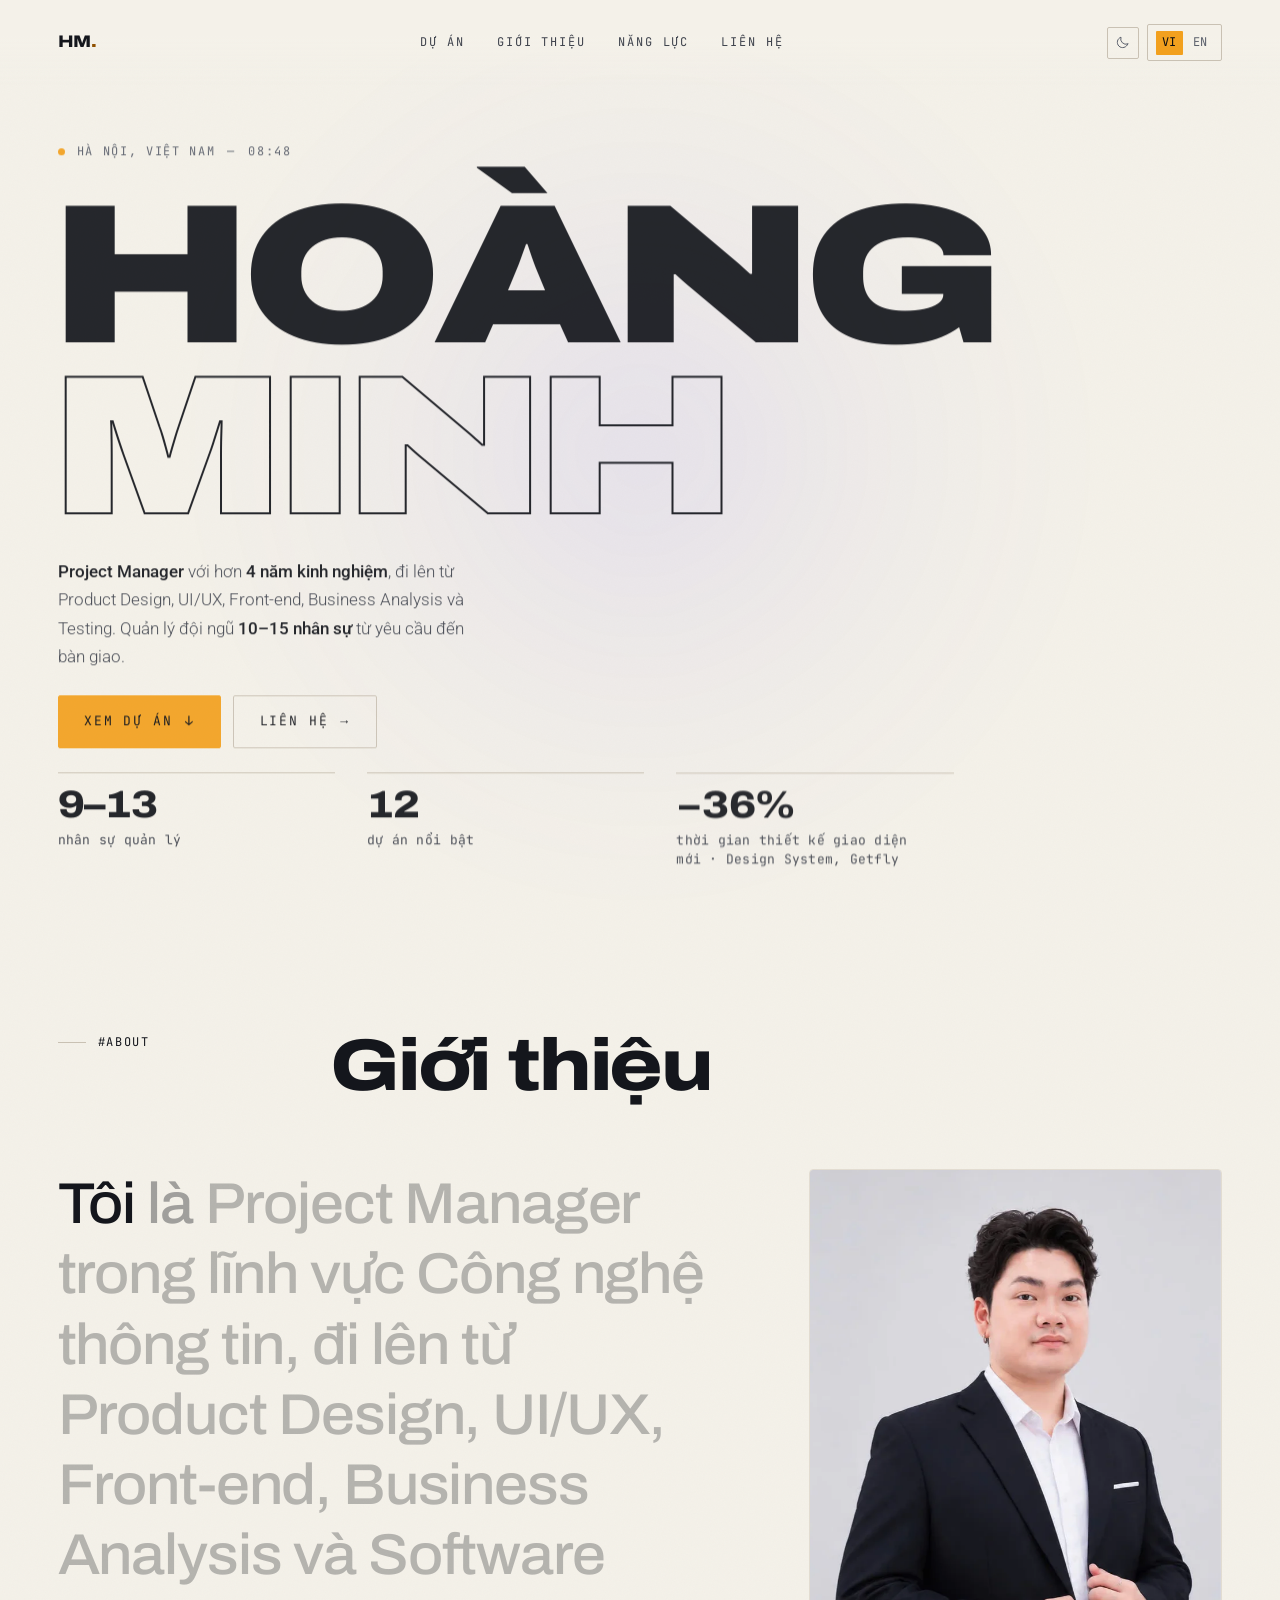
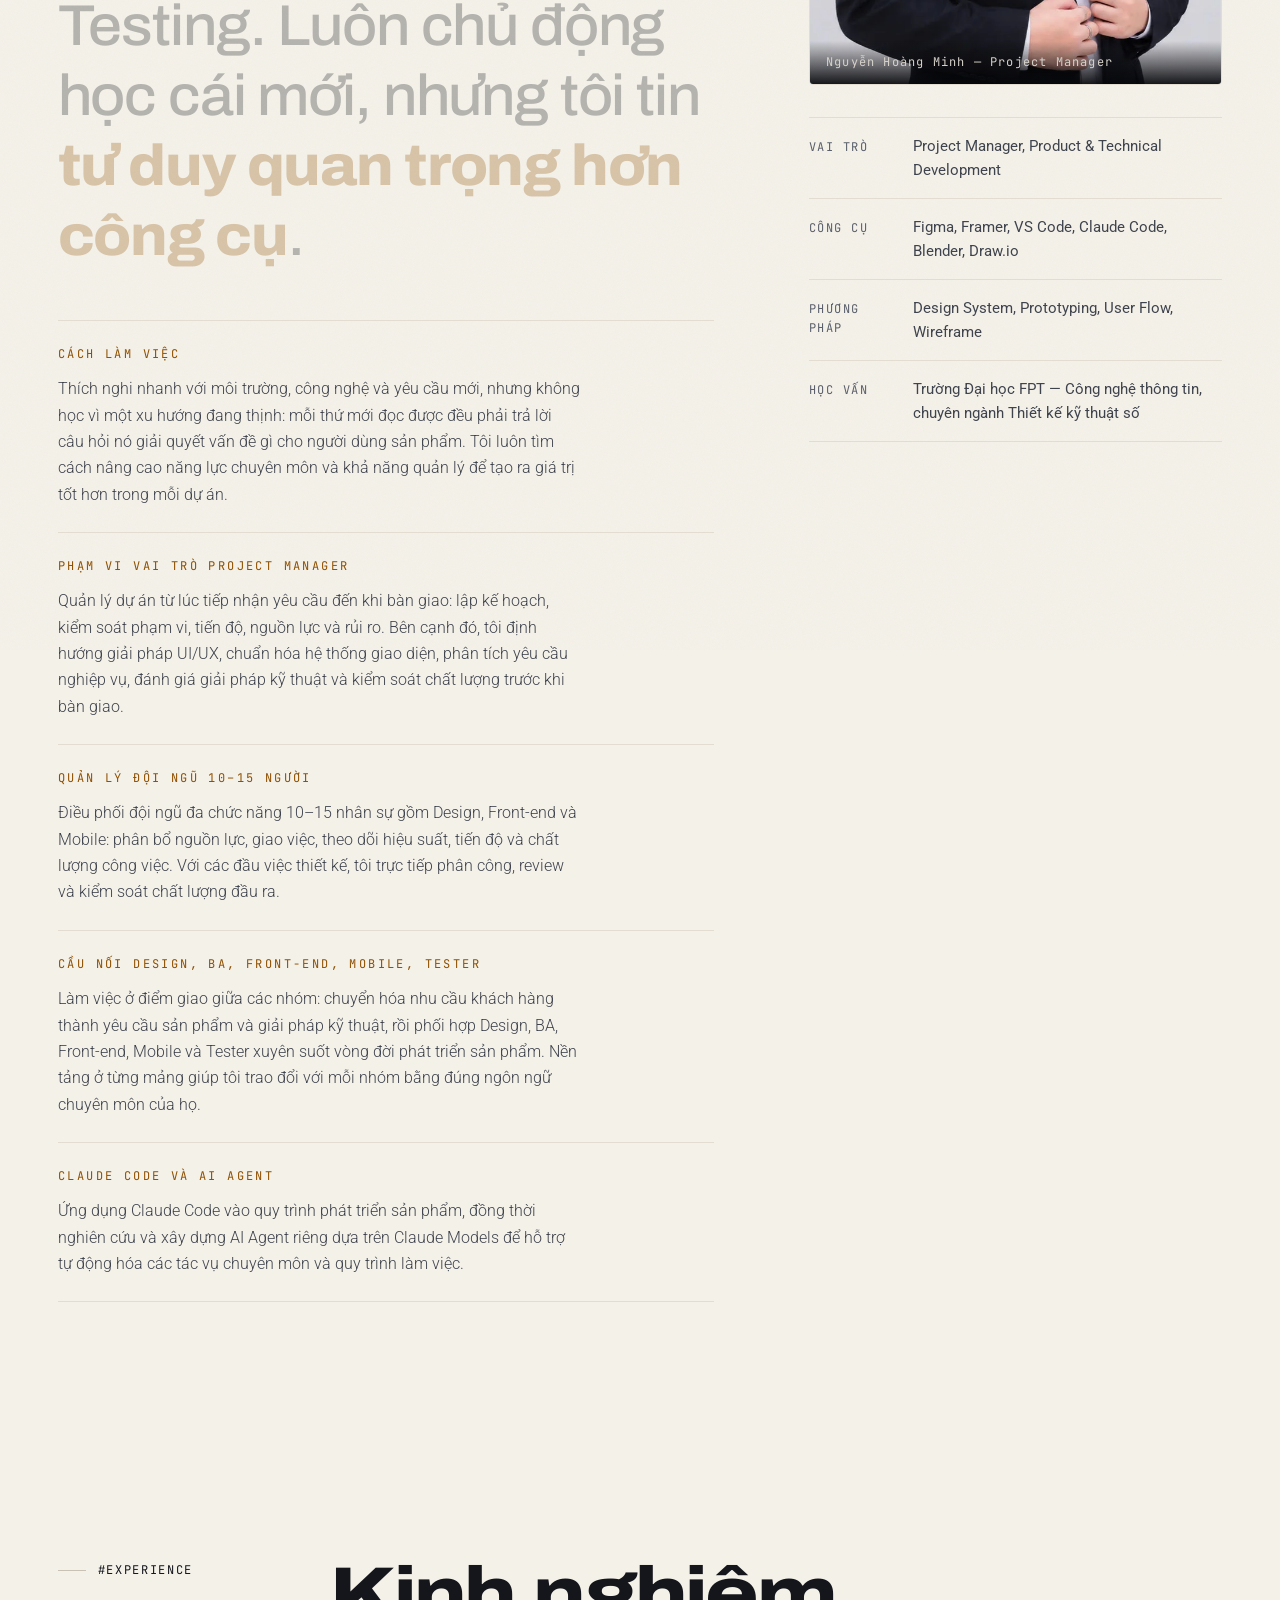
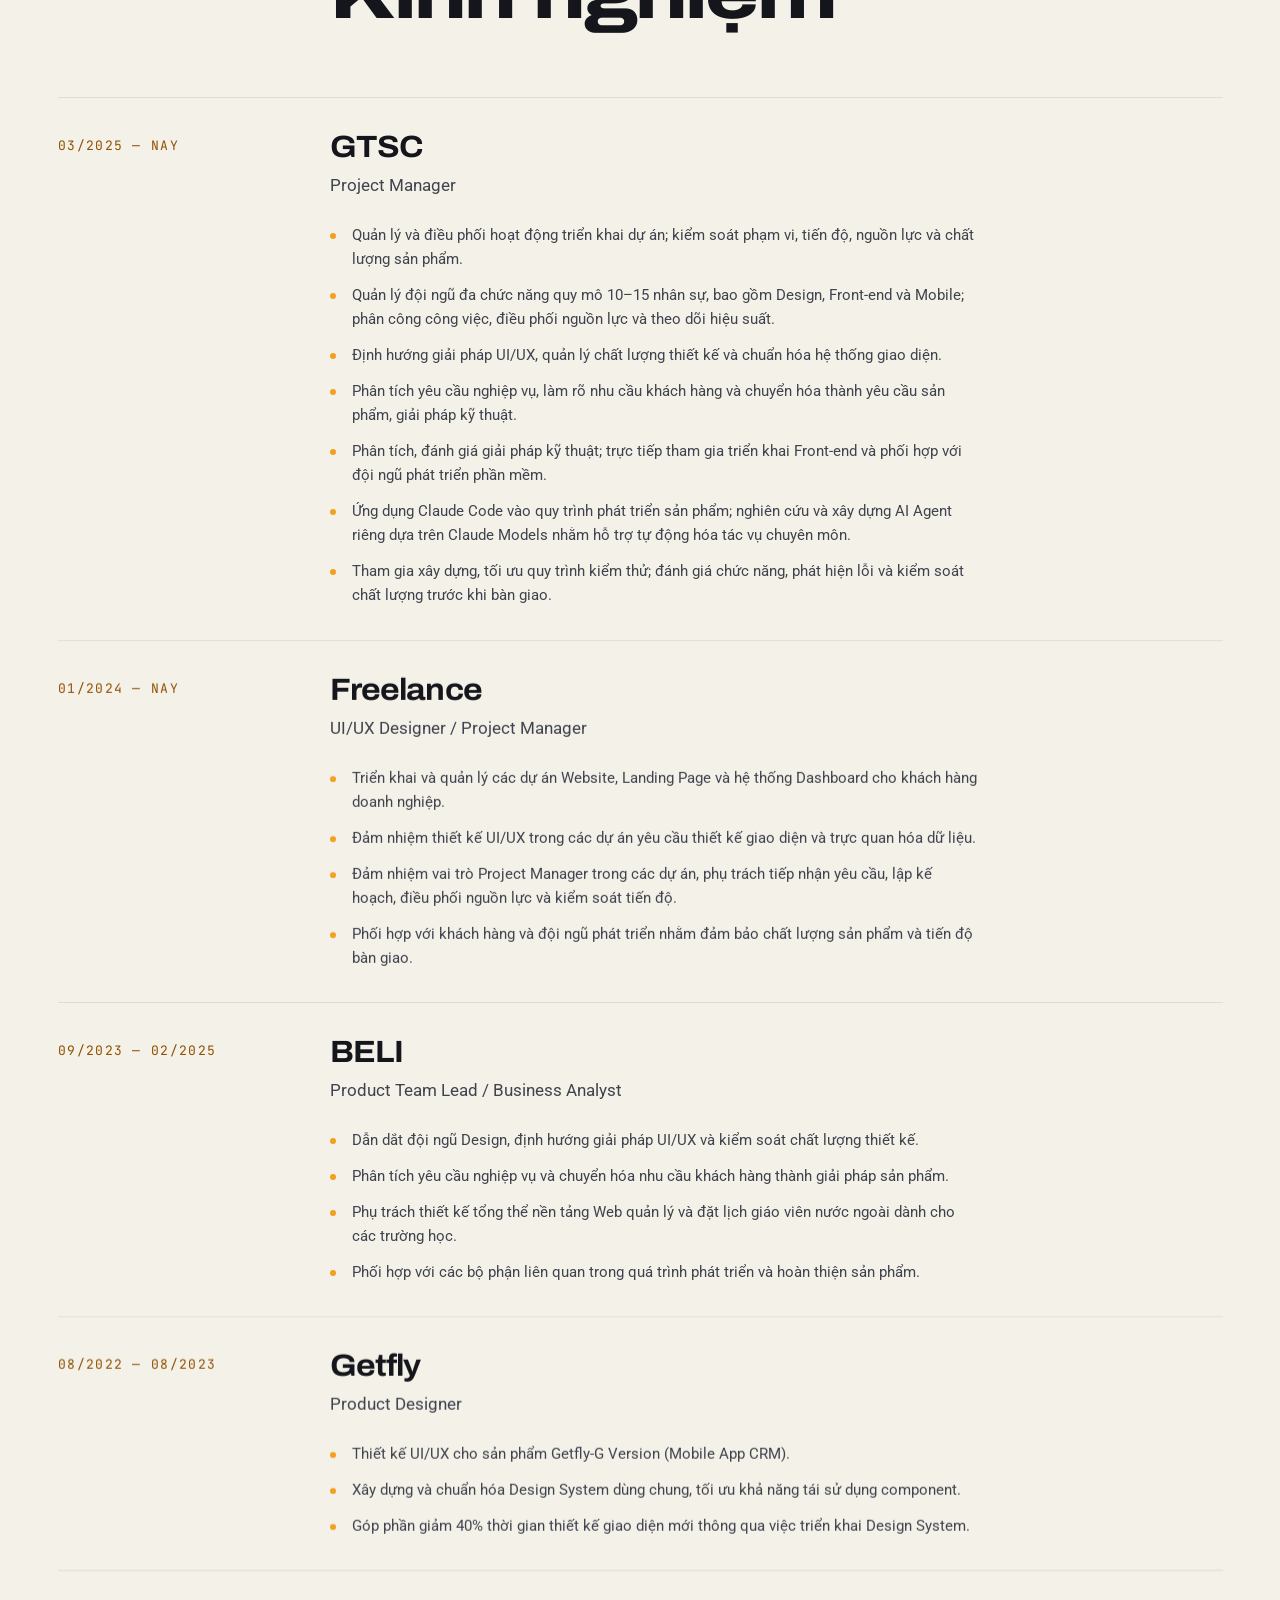
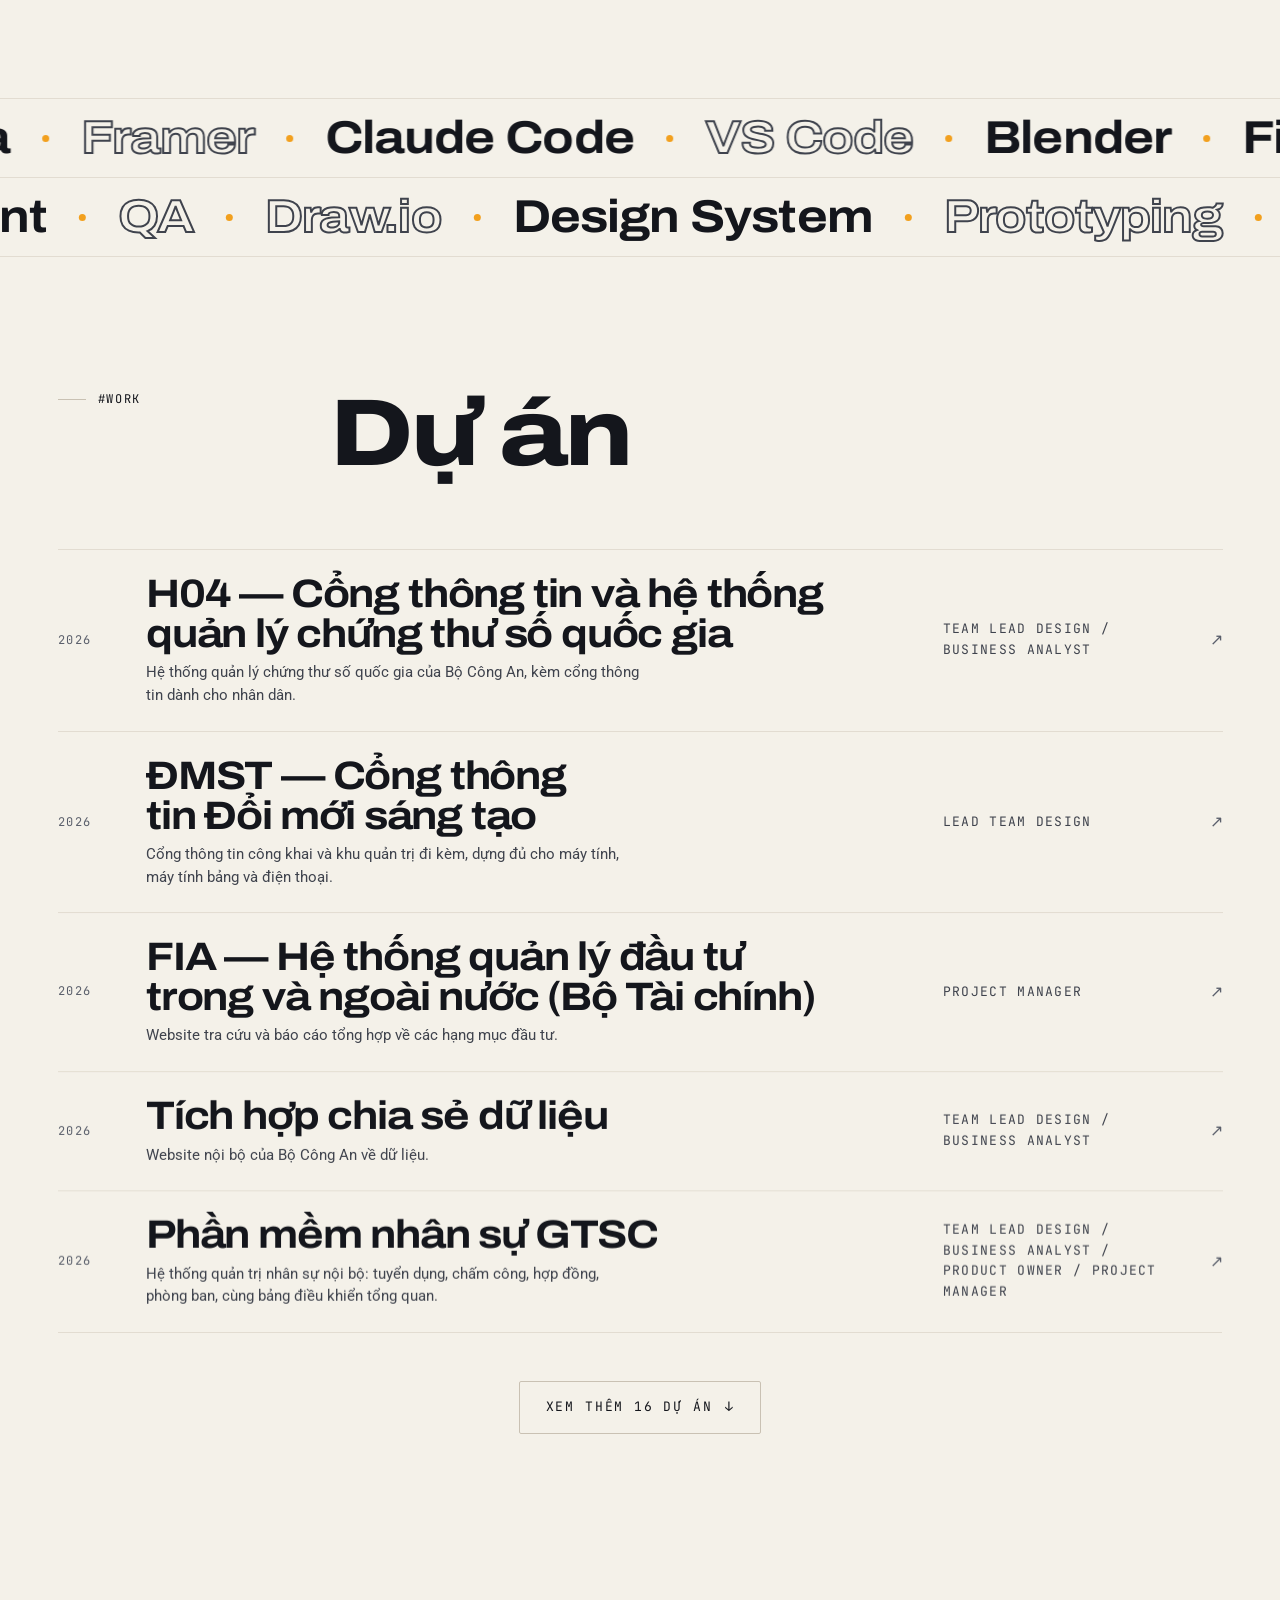
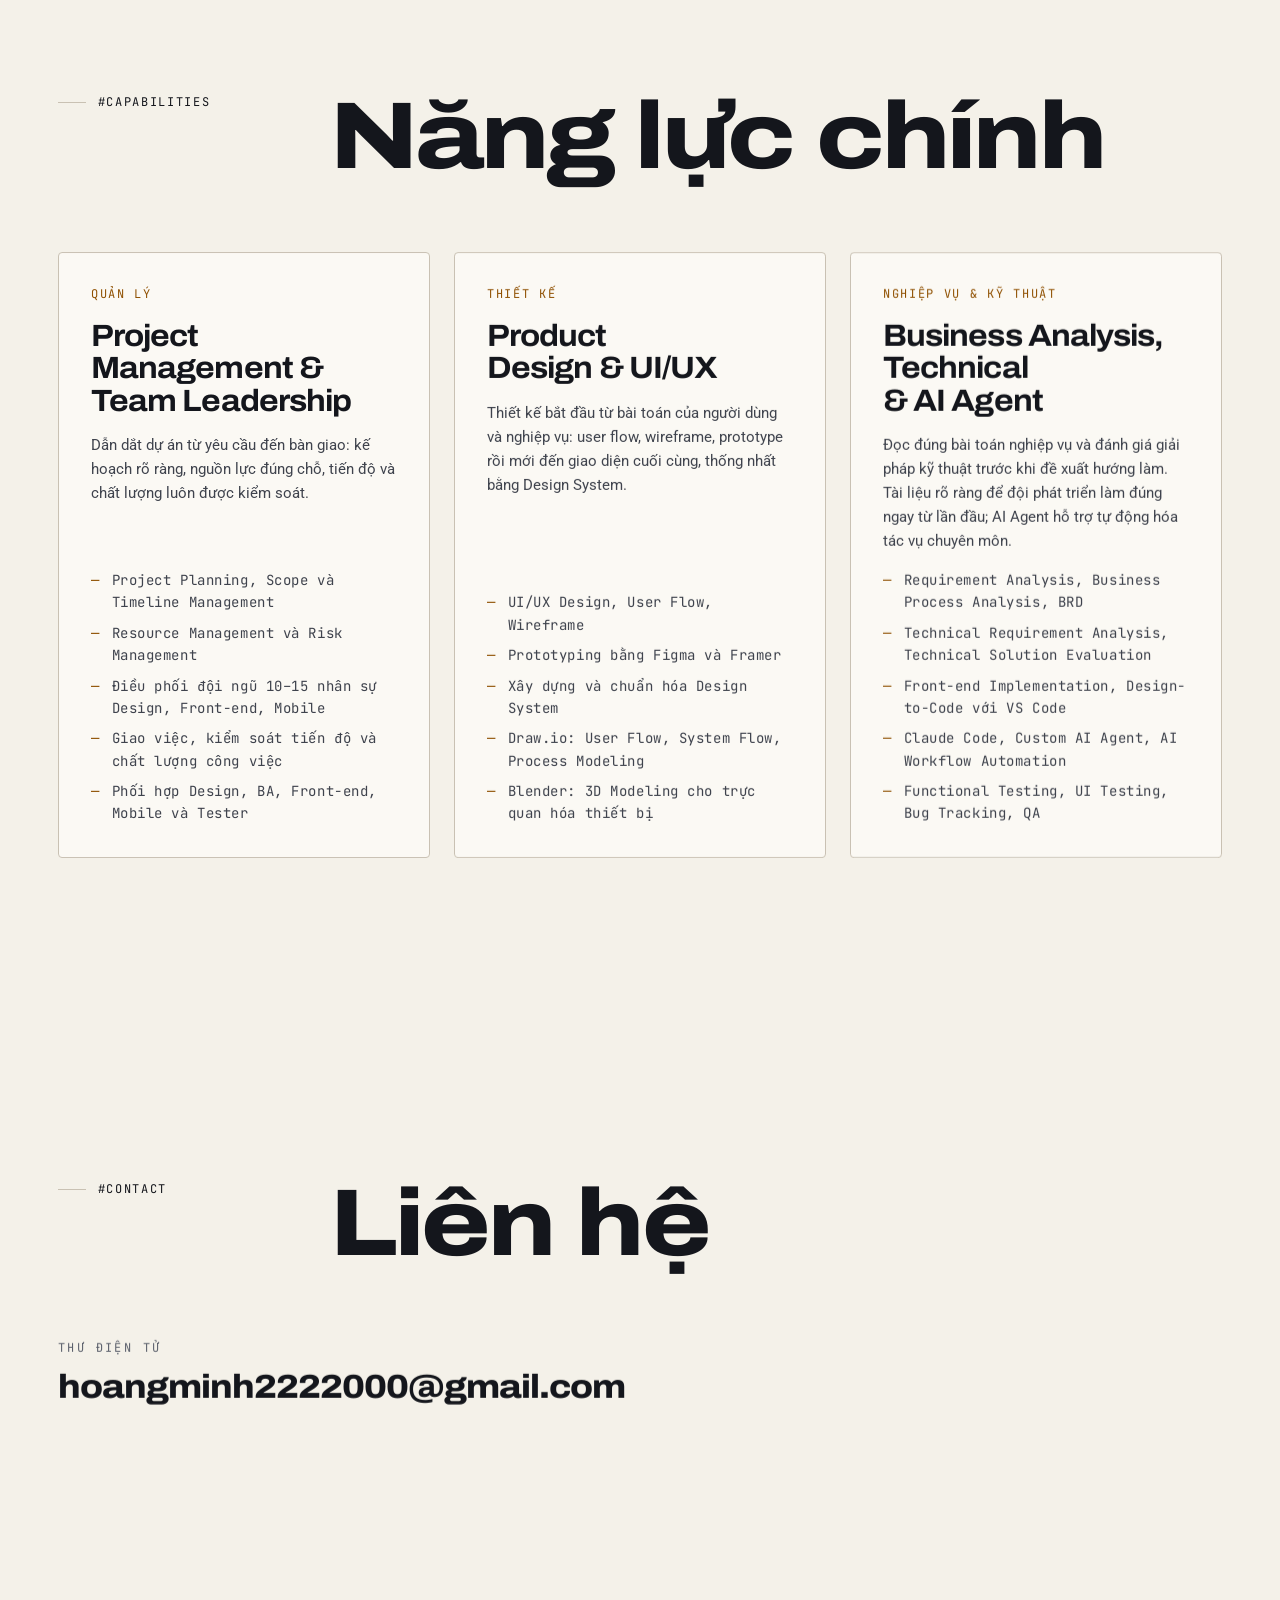
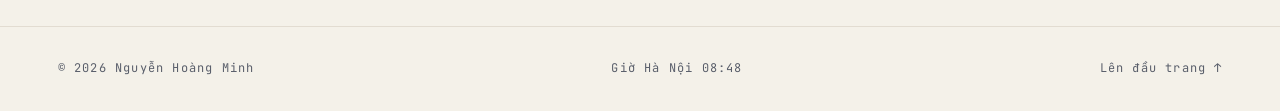
<file: index.html>
<!DOCTYPE html>
<html lang="vi" class="no-js">
<head>
<meta charset="utf-8">
<meta name="viewport" content="width=device-width, initial-scale=1">
<title>Portfolio</title>
<meta name="description" content="Project Manager với nền tảng Product Design, UI/UX, Front-end, Business Analysis và Software Testing; quản lý đội ngũ 10–15 nhân sự từ yêu cầu đến bàn giao. Hà Nội.">
<meta name="author" content="Nguyễn Hoàng Minh">
<meta name="theme-color" content="#06070a">

<!-- Đặt giao diện TRƯỚC khi trình duyệt vẽ khung hình đầu tiên. Đoạn này phải
     nằm inline trong <head>: để nó xuống cuối <body> cùng các module khác thì
     trang đã kịp vẽ nền đen rồi mới nhảy sang nền sáng, loé một cái rất khó
     chịu. Logic đầy đủ nằm ở js/modules/theme.js, đây chỉ là bản rút gọn. -->
<script>
(function () {
  var theme = "dark";
  try {
    var saved = localStorage.getItem("pf-theme");
    if (saved === "light" || saved === "dark") {
      theme = saved;
    } else if (matchMedia("(prefers-color-scheme: light)").matches) {
      theme = "light";
    }
  } catch (err) { /* ẩn danh hoặc file:// — cứ để tối */ }
  document.documentElement.setAttribute("data-theme", theme);
  var meta = document.querySelector('meta[name="theme-color"]');
  if (meta) meta.setAttribute("content", theme === "light" ? "#f4f1e9" : "#06070a");

  /* Tải lại trang (F5, Ctrl+F5): luôn về đầu trang, không để trình duyệt
     khôi phục vị trí cuộn cũ và bỏ #neo trên địa chỉ. */
  try {
    var nav = performance.getEntriesByType("navigation")[0];
    if (nav && nav.type === "reload") {
      if ("scrollRestoration" in history) history.scrollRestoration = "manual";
      if (location.hash) history.replaceState(null, "", location.pathname + location.search);
      var top = function () { window.scrollTo(0, 0); };
      top();
      addEventListener("DOMContentLoaded", top);
      addEventListener("load", top);
    }
  } catch (err) { /* trình duyệt cũ — giữ hành vi mặc định */ }
})();
</script>

<!-- Thẻ chia sẻ: quyết định trang trông thế nào khi gửi qua Zalo, LinkedIn, Slack -->
<meta property="og:type" content="website">
<meta property="og:title" content="Portfolio">
<meta property="og:description" content="Project Manager với nền tảng Product Design, UI/UX, Front-end, Business Analysis và Testing; quản lý đội ngũ 10–15 nhân sự.">
<meta property="og:image" content="assets/img/og-cover.svg">
<meta name="twitter:card" content="summary_large_image">

<link rel="icon" href="data:image/svg+xml,%3Csvg xmlns='http://www.w3.org/2000/svg' viewBox='0 0 32 32'%3E%3Crect width='32' height='32' fill='%2306070a'/%3E%3Ctext x='16' y='23' font-family='Arial' font-size='20' font-weight='bold' fill='%23ffb23a' text-anchor='middle'%3EM%3C/text%3E%3C/svg%3E">

<!-- Font nạp trước CSS để chữ không nhảy dáng giữa chừng -->
<link rel="stylesheet" href="assets/fonts/fonts.css">
<link rel="stylesheet" href="css/tokens.css">
<link rel="stylesheet" href="css/base.css">
<link rel="stylesheet" href="css/layout.css">
<link rel="stylesheet" href="css/components.css">
<link rel="stylesheet" href="css/sections.css">
<link rel="stylesheet" href="css/responsive.css">
<link rel="stylesheet" href="css/hero-fx.css">

<script type="application/ld+json">
{
  "@context": "https://schema.org",
  "@type": "Person",
  "name": "Nguyễn Hoàng Minh",
  "jobTitle": "Project Manager | Product & Technical Development",
  "email": "mailto:hoangminh2222000@gmail.com",
  "address": { "@type": "PostalAddress", "addressLocality": "Hà Nội", "addressCountry": "VN" },
  "alumniOf": { "@type": "CollegeOrUniversity", "name": "Trường Đại học FPT" },
  "knowsAbout": ["Project Management", "Team Leadership", "Product Design", "UI/UX Design", "Business Analysis", "Front-end Development", "Software Testing", "Claude Code", "AI Agent Development"]
}
</script>
</head>

<body class="is-loading">

<a class="skip-link" href="#main">Bỏ qua phần đầu, tới nội dung chính</a>

<!-- Hạt phim phủ toàn trang, thuần trang trí -->
<div class="grain" aria-hidden="true"></div>

<!-- Màn mở đầu; JS gỡ bỏ khi tải xong -->
<div class="preloader">
  <div class="preloader__name">
    <span>HOÀNG</span>
    <span>MINH</span>
  </div>
  <div class="preloader__count">000</div>
  <div class="preloader__bar"><i></i></div>
</div>

<!-- Màn đen dùng khi chuyển sang trang case study -->
<div class="page-transition" aria-hidden="true"></div>

<!-- Con trỏ tuỳ biến; JS gỡ bỏ trên thiết bị cảm ứng -->
<div class="cursor" aria-hidden="true">
  <div class="cursor__dot"></div>
  <div class="cursor__ring"><span class="cursor__label"></span></div>
</div>

<header class="nav">
  <a class="nav__mark" href="index.html" aria-label="Về đầu trang">HM<b>.</b></a>

  <nav class="nav__links" aria-label="Mục chính">
    <a class="nav__link" href="#work" data-scroll-to="#work" data-i18n="nav.work">Dự án</a>
    <a class="nav__link" href="#about" data-scroll-to="#about" data-i18n="nav.about">Giới thiệu</a>
    <a class="nav__link" href="#capabilities" data-scroll-to="#capabilities" data-i18n="nav.cap">Năng lực</a>
    <a class="nav__link" href="#contact" data-scroll-to="#contact" data-i18n="nav.contact">Liên hệ</a>
  </nav>

  <div class="nav__tools">
    <button class="theme" type="button" data-theme-toggle aria-label="Chuyển sang giao diện sáng" title="Chuyển sang giao diện sáng">
      <svg class="theme__sun" viewBox="0 0 24 24" aria-hidden="true" focusable="false">
        <circle cx="12" cy="12" r="4.2"/>
        <path d="M12 2.4v2.4M12 19.2v2.4M4.2 4.2l1.7 1.7M18.1 18.1l1.7 1.7M2.4 12h2.4M19.2 12h2.4M4.2 19.8l1.7-1.7M18.1 5.9l1.7-1.7"/>
      </svg>
      <svg class="theme__moon" viewBox="0 0 24 24" aria-hidden="true" focusable="false">
        <path d="M20.5 14.4A8.6 8.6 0 0 1 9.6 3.5a8.6 8.6 0 1 0 10.9 10.9z"/>
      </svg>
    </button>

    <div class="lang" role="group" data-i18n-attr="aria-label:nav.langLabel" aria-label="Chọn ngôn ngữ">
      <button class="lang__btn" type="button" data-lang="vi" aria-pressed="true">VI</button>
      <button class="lang__btn" type="button" data-lang="en" aria-pressed="false">EN</button>
    </div>
  </div>
</header>


<main id="main">

  <!-- ====================================================== HERO ====== -->
  <section id="hero" class="hero">
    <div class="hero__glow" aria-hidden="true"></div>

    <div class="shell hero__inner">
      <p class="hero__meta mono">
        <span class="hero__pulse" aria-hidden="true"></span>
        <span data-i18n="hero.where">Hà Nội, Việt Nam</span>
        <span aria-hidden="true">—</span>
        <span data-clock>--:--</span>
      </p>

      <h1 class="hero__title">
        <span class="hero__line"><span data-i18n="hero.name1">HOÀNG</span></span>
        <span class="hero__line"><span class="hero__outline" data-i18n="hero.name2">MINH</span></span>
      </h1>

      <p class="hero__lead lead" data-hero-in data-i18n-html="hero.lead">
        <strong>Project Manager</strong> với hơn <strong>4 năm kinh nghiệm</strong>, đi lên từ Product Design, UI/UX, Front-end, Business Analysis và Testing. Quản lý đội ngũ <strong>10–15 nhân sự</strong> từ yêu cầu đến bàn giao.
      </p>

      <div class="hero__cta">
        <a class="btn btn--solid" href="#work" data-scroll-to="#work" data-hero-in>
          <span data-i18n="hero.ctaWork">Xem dự án</span>
          <span class="btn__arrow" aria-hidden="true">↓</span>
        </a>
        <a class="btn" href="#contact" data-scroll-to="#contact" data-hero-in>
          <span data-i18n="hero.ctaContact">Liên hệ</span>
          <span class="btn__arrow" aria-hidden="true">→</span>
        </a>
      </div>

      <!-- Số liệu lấy từ CV. Số cuối viết sẵn ở đây (JS tắt vẫn đúng);
           hero-fx.js chỉ đếm lên từ 0 khi hero vào khung nhìn. -->
      <ul class="hero__stats">
        <li class="hero__stat" data-hero-in>
          <span class="hero__stat-num" data-count="10,15">10–15</span>
          <span class="hero__stat-label" data-i18n="hero.stat1">nhân sự quản lý</span>
        </li>
        <li class="hero__stat" data-hero-in>
          <span class="hero__stat-num" data-count="14">14</span>
          <span class="hero__stat-label" data-i18n="hero.stat2">dự án nổi bật</span>
        </li>
        <li class="hero__stat" data-hero-in>
          <span class="hero__stat-num" data-count="40" data-count-prefix="−" data-count-suffix="%">−40%</span>
          <span class="hero__stat-label" data-i18n="hero.stat3">thời gian thiết kế giao diện mới · Design System, Getfly</span>
        </li>
      </ul>
    </div>
  </section>

  <!-- ===================================================== ABOUT ====== -->
  <section id="about" class="section">
    <div class="shell">
      <div class="section-head">
        <p class="section-head__label mono" data-i18n="about.label">#about</p>
        <div class="section-head__col">
          <h2 class="section-head__title section-head__title--oneline u-wide" data-i18n="about.title">Giới thiệu</h2>
        </div>
      </div>

      <div class="about__grid">
        <div class="about__main">
          <p class="manifesto" data-i18n-html="about.manifesto">
            Tôi là Project Manager trong lĩnh vực Công nghệ thông tin, đi lên từ Product Design, UI/UX, Front-end, Business Analysis và Software Testing. Luôn chủ động học cái mới, nhưng tôi tin <b>tư duy quan trọng hơn công cụ</b>.
          </p>

          <div class="about__points">
            <div class="about__point" data-reveal>
              <p class="eyebrow" data-i18n="about.s1.k">Cách làm việc</p>
              <p class="lead measure" data-i18n="about.s1.p">Thích nghi nhanh với môi trường, công nghệ và yêu cầu mới, nhưng không học vì một xu hướng đang thịnh: mỗi thứ mới đọc được đều phải trả lời câu hỏi nó giải quyết vấn đề gì cho người dùng sản phẩm. Tôi luôn tìm cách nâng cao năng lực chuyên môn và khả năng quản lý để tạo ra giá trị tốt hơn trong mỗi dự án.</p>
            </div>
            <div class="about__point" data-reveal>
              <p class="eyebrow" data-i18n="about.s2.k">Phạm vi vai trò Project Manager</p>
              <p class="lead measure" data-i18n="about.s2.p">Quản lý dự án từ lúc tiếp nhận yêu cầu đến khi bàn giao: lập kế hoạch, kiểm soát phạm vi, tiến độ, nguồn lực và rủi ro. Bên cạnh đó, tôi định hướng giải pháp UI/UX, chuẩn hóa hệ thống giao diện, phân tích yêu cầu nghiệp vụ, đánh giá giải pháp kỹ thuật và kiểm soát chất lượng trước khi bàn giao.</p>
            </div>
            <div class="about__point" data-reveal>
              <p class="eyebrow" data-i18n="about.s3.k">Quản lý đội ngũ 10–15 người</p>
              <p class="lead measure" data-i18n="about.s3.p">Điều phối đội ngũ đa chức năng 10–15 nhân sự gồm Design, Front-end và Mobile: phân bổ nguồn lực, giao việc, theo dõi hiệu suất, tiến độ và chất lượng công việc. Với các đầu việc thiết kế, tôi trực tiếp phân công, review và kiểm soát chất lượng đầu ra.</p>
            </div>
            <div class="about__point" data-reveal>
              <p class="eyebrow" data-i18n="about.s4.k">Cầu nối Design, BA, Front-end, Mobile, Tester</p>
              <p class="lead measure" data-i18n="about.s4.p">Làm việc ở điểm giao giữa các nhóm: chuyển hóa nhu cầu khách hàng thành yêu cầu sản phẩm và giải pháp kỹ thuật, rồi phối hợp Design, BA, Front-end, Mobile và Tester xuyên suốt vòng đời phát triển sản phẩm. Nền tảng ở từng mảng giúp tôi trao đổi với mỗi nhóm bằng đúng ngôn ngữ chuyên môn của họ.</p>
            </div>
            <div class="about__point" data-reveal>
              <p class="eyebrow" data-i18n="about.s5.k">Claude Code và AI Agent</p>
              <p class="lead measure" data-i18n="about.s5.p">Ứng dụng Claude Code vào quy trình phát triển sản phẩm, đồng thời nghiên cứu và xây dựng AI Agent riêng dựa trên Claude Models để hỗ trợ tự động hóa các tác vụ chuyên môn và quy trình làm việc.</p>
            </div>
          </div>
        </div>

        <div class="about__aside">
          <figure class="portrait" data-reveal>
            <img src="assets/img/portrait.webp" alt="Chân dung Nguyễn Hoàng Minh" width="800" height="1000" loading="lazy">
            <figcaption class="portrait__cap" data-i18n="about.cap">Nguyễn Hoàng Minh — Project Manager</figcaption>
          </figure>

          <div class="notes" data-reveal>
            <div class="notes__row">
              <span class="notes__k" data-i18n="about.k1">Vai trò</span>
              <span class="notes__v" data-i18n="about.v1">Project Manager, Product & Technical Development</span>
            </div>
            <div class="notes__row">
              <span class="notes__k" data-i18n="about.k2">Công cụ</span>
              <span class="notes__v" data-i18n="about.v2">Figma, Framer, VS Code, Claude Code, Blender, Draw.io</span>
            </div>
            <div class="notes__row">
              <span class="notes__k" data-i18n="about.k3">Phương pháp</span>
              <span class="notes__v" data-i18n="about.v3">Design System, Prototyping, User Flow, Wireframe</span>
            </div>
            <div class="notes__row">
              <span class="notes__k" data-i18n="about.k4">Học vấn</span>
              <span class="notes__v" data-i18n="about.v4">Trường Đại học FPT — Công nghệ thông tin, chuyên ngành Thiết kế kỹ thuật số</span>
            </div>
          </div>
        </div>
      </div>
    </div>
  </section>

  <!-- ================================================= EXPERIENCE ====== -->
  <!-- Chữ trong khối này đều có khoá exp.* trong js/data/i18n.js; tên đơn vị
       là danh từ riêng nên để thẳng trong HTML. -->
  <section id="experience" class="section">
    <div class="shell">
      <div class="section-head">
        <p class="section-head__label mono" data-i18n="exp.label">#experience</p>
        <div class="section-head__col">
          <h2 class="section-head__title section-head__title--oneline u-wide" data-i18n="exp.title">Kinh nghiệm</h2>
        </div>
      </div>

      <ol class="exp__list">
        <li class="exp__item" data-reveal>
          <p class="exp__period" data-i18n="exp.1.period">03/2025 — nay</p>
          <div class="exp__main">
            <h3 class="exp__org">GTSC</h3>
            <p class="exp__role" data-i18n="exp.1.role">Project Manager</p>
            <ul class="exp__points">
              <li data-i18n="exp.1.b1">Quản lý và điều phối hoạt động triển khai dự án; kiểm soát phạm vi, tiến độ, nguồn lực và chất lượng sản phẩm.</li>
              <li data-i18n="exp.1.b2">Quản lý đội ngũ đa chức năng quy mô 10–15 nhân sự, bao gồm Design, Front-end và Mobile; phân công công việc, điều phối nguồn lực và theo dõi hiệu suất.</li>
              <li data-i18n="exp.1.b3">Định hướng giải pháp UI/UX, quản lý chất lượng thiết kế và chuẩn hóa hệ thống giao diện.</li>
              <li data-i18n="exp.1.b4">Phân tích yêu cầu nghiệp vụ, làm rõ nhu cầu khách hàng và chuyển hóa thành yêu cầu sản phẩm, giải pháp kỹ thuật.</li>
              <li data-i18n="exp.1.b5">Phân tích, đánh giá giải pháp kỹ thuật; trực tiếp tham gia triển khai Front-end và phối hợp với đội ngũ phát triển phần mềm.</li>
              <li data-i18n="exp.1.b6">Ứng dụng Claude Code vào quy trình phát triển sản phẩm; nghiên cứu và xây dựng AI Agent riêng dựa trên Claude Models nhằm hỗ trợ tự động hóa tác vụ chuyên môn.</li>
              <li data-i18n="exp.1.b7">Tham gia xây dựng, tối ưu quy trình kiểm thử; đánh giá chức năng, phát hiện lỗi và kiểm soát chất lượng trước khi bàn giao.</li>
            </ul>
          </div>
        </li>

        <li class="exp__item" data-reveal>
          <p class="exp__period" data-i18n="exp.2.period">01/2024 — nay</p>
          <div class="exp__main">
            <h3 class="exp__org">Freelance</h3>
            <p class="exp__role" data-i18n="exp.2.role">UI/UX Designer / Project Manager</p>
            <ul class="exp__points">
              <li data-i18n="exp.2.b1">Triển khai và quản lý các dự án Website, Landing Page và hệ thống Dashboard cho khách hàng doanh nghiệp.</li>
              <li data-i18n="exp.2.b2">Đảm nhiệm thiết kế UI/UX trong các dự án yêu cầu thiết kế giao diện và trực quan hóa dữ liệu.</li>
              <li data-i18n="exp.2.b3">Đảm nhiệm vai trò Project Manager trong các dự án, phụ trách tiếp nhận yêu cầu, lập kế hoạch, điều phối nguồn lực và kiểm soát tiến độ.</li>
              <li data-i18n="exp.2.b4">Phối hợp với khách hàng và đội ngũ phát triển nhằm đảm bảo chất lượng sản phẩm và tiến độ bàn giao.</li>
            </ul>
          </div>
        </li>

        <li class="exp__item" data-reveal>
          <p class="exp__period" data-i18n="exp.3.period">09/2023 — 02/2025</p>
          <div class="exp__main">
            <h3 class="exp__org">BELI</h3>
            <p class="exp__role" data-i18n="exp.3.role">Product Team Lead / Business Analyst</p>
            <ul class="exp__points">
              <li data-i18n="exp.3.b1">Dẫn dắt đội ngũ Design, định hướng giải pháp UI/UX và kiểm soát chất lượng thiết kế.</li>
              <li data-i18n="exp.3.b2">Phân tích yêu cầu nghiệp vụ và chuyển hóa nhu cầu khách hàng thành giải pháp sản phẩm.</li>
              <li data-i18n="exp.3.b3">Phụ trách thiết kế tổng thể nền tảng Web quản lý và đặt lịch giáo viên nước ngoài dành cho các trường học.</li>
              <li data-i18n="exp.3.b4">Phối hợp với các bộ phận liên quan trong quá trình phát triển và hoàn thiện sản phẩm.</li>
            </ul>
          </div>
        </li>

        <li class="exp__item" data-reveal>
          <p class="exp__period" data-i18n="exp.4.period">08/2022 — 08/2023</p>
          <div class="exp__main">
            <h3 class="exp__org">Getfly</h3>
            <p class="exp__role" data-i18n="exp.4.role">Product Designer</p>
            <ul class="exp__points">
              <li data-i18n="exp.4.b1">Thiết kế UI/UX cho sản phẩm Getfly-G Version (Mobile App CRM).</li>
              <li data-i18n="exp.4.b2">Xây dựng và chuẩn hóa Design System dùng chung, tối ưu khả năng tái sử dụng component.</li>
              <li data-i18n="exp.4.b3">Góp phần giảm 40% thời gian thiết kế giao diện mới thông qua việc triển khai Design System.</li>
            </ul>
          </div>
        </li>
      </ol>
    </div>
  </section>

  <!-- =================================================== MARQUEE ====== -->
  <!-- Tốc độ dải chữ đọc từ vận tốc cuộn: trang tự chứng minh thay vì tự khen.
       Nội dung lấy từ mục KEY TECHNICAL SKILLS & TOOLS của CV. -->
  <section id="stack" class="section section--flush" aria-label="Công cụ sử dụng">
    <div class="marquee">
      <div class="marquee__track" data-dir="right">
        <div class="marquee__group">
          <span class="marquee__item">Figma</span>
          <span class="marquee__dot"></span>
          <span class="marquee__item marquee__item--ghost">Framer</span>
          <span class="marquee__dot"></span>
          <span class="marquee__item">Claude Code</span>
          <span class="marquee__dot"></span>
          <span class="marquee__item marquee__item--ghost">VS Code</span>
          <span class="marquee__dot"></span>
          <span class="marquee__item">Blender</span>
          <span class="marquee__dot"></span>
        </div>
      </div>
    </div>
    <div class="marquee">
      <div class="marquee__track" data-dir="left">
        <div class="marquee__group">
          <span class="marquee__item marquee__item--ghost">Draw.io</span>
          <span class="marquee__dot"></span>
          <span class="marquee__item">Design System</span>
          <span class="marquee__dot"></span>
          <span class="marquee__item marquee__item--ghost">Prototyping</span>
          <span class="marquee__dot"></span>
          <span class="marquee__item">AI Agent</span>
          <span class="marquee__dot"></span>
          <span class="marquee__item marquee__item--ghost">QA</span>
          <span class="marquee__dot"></span>
        </div>
      </div>
    </div>
  </section>

  <!-- ====================================================== WORK ====== -->
  <section id="work" class="section work">
    <div class="shell">
      <div class="section-head">
        <p class="section-head__label mono" data-i18n="work.label">#work</p>
        <div>
          <h2 class="section-head__title u-wide" data-i18n="work.title">Dự án</h2>
        </div>
      </div>

      <!-- Các hàng do js/modules/work.js dựng từ js/data/projects.js -->
      <div class="work__list"></div>

      <!-- Nhãn và số đếm do work.js điền, vì chúng phụ thuộc số dự án thật.
           Nút mang thuộc tính hidden sẵn: không có JS thì mọi hàng đều hiện
           và nút này không có việc gì để làm. -->
      <div class="work__actions">
        <button class="btn work__more" type="button" data-magnetic="0.25" aria-expanded="false" hidden>
          <span class="work__more-label"></span>
          <span class="btn__arrow" aria-hidden="true">↓</span>
        </button>
      </div>
    </div>
  </section>

  <!-- Ảnh xem trước bám con trỏ; nằm ngoài luồng bố cục vì dùng position fixed -->
  <div class="work__preview" aria-hidden="true"><img alt="" width="1600" height="1000"></div>

  <!-- ============================================== CAPABILITIES ====== -->
  <section id="capabilities" class="section">
    <div class="shell">
      <div class="section-head">
        <p class="section-head__label mono" data-i18n="cap.label">#capabilities</p>
        <div>
          <h2 class="section-head__title u-wide" data-i18n="cap.title">Năng lực chính</h2>
        </div>
      </div>

      <div class="grid grid--3">
        <article class="cap" data-reveal>
          <p class="cap__k" data-i18n="cap.k1">Quản lý</p>
          <h3 class="cap__title" data-i18n="cap.t1">Project Management & Team Leadership</h3>
          <p class="cap__body" data-i18n="cap.b1">Dẫn dắt dự án từ yêu cầu đến bàn giao: kế hoạch rõ ràng, nguồn lực đúng chỗ, tiến độ và chất lượng luôn được kiểm soát.</p>
          <ul class="cap__list">
            <li data-i18n="cap.l1a">Project Planning, Scope và Timeline Management</li>
            <li data-i18n="cap.l1b">Resource Management và Risk Management</li>
            <li data-i18n="cap.l1c">Điều phối đội ngũ 10–15 nhân sự Design, Front-end, Mobile</li>
            <li data-i18n="cap.l1d">Giao việc, kiểm soát tiến độ và chất lượng công việc</li>
            <li data-i18n="cap.l1e">Phối hợp Design, BA, Front-end, Mobile và Tester</li>
          </ul>
        </article>

        <article class="cap" data-reveal>
          <p class="cap__k" data-i18n="cap.k2">Thiết kế</p>
          <h3 class="cap__title" data-i18n="cap.t2">Product Design & UI/UX</h3>
          <p class="cap__body" data-i18n="cap.b2">Thiết kế bắt đầu từ bài toán của người dùng và nghiệp vụ: user flow, wireframe, prototype rồi mới đến giao diện cuối cùng, thống nhất bằng Design System.</p>
          <ul class="cap__list">
            <li data-i18n="cap.l2a">UI/UX Design, User Flow, Wireframe</li>
            <li data-i18n="cap.l2b">Prototyping bằng Figma và Framer</li>
            <li data-i18n="cap.l2c">Xây dựng và chuẩn hóa Design System</li>
            <li data-i18n="cap.l2d">Draw.io: User Flow, System Flow, Process Modeling</li>
            <li data-i18n="cap.l2e">Blender: 3D Modeling cho trực quan hóa thiết bị</li>
          </ul>
        </article>

        <article class="cap" data-reveal>
          <p class="cap__k" data-i18n="cap.k3">Nghiệp vụ & kỹ thuật</p>
          <h3 class="cap__title" data-i18n="cap.t3">Business Analysis, Technical & AI Agent</h3>
          <p class="cap__body" data-i18n="cap.b3">Đọc đúng bài toán nghiệp vụ và đánh giá giải pháp kỹ thuật trước khi đề xuất hướng làm. Tài liệu rõ ràng để đội phát triển làm đúng ngay từ lần đầu; AI Agent hỗ trợ tự động hóa tác vụ chuyên môn.</p>
          <ul class="cap__list">
            <li data-i18n="cap.l3a">Requirement Analysis, Business Process Analysis, BRD</li>
            <li data-i18n="cap.l3b">Technical Requirement Analysis, Technical Solution Evaluation</li>
            <li data-i18n="cap.l3c">Front-end Implementation, Design-to-Code với VS Code</li>
            <li data-i18n="cap.l3d">Claude Code, Custom AI Agent, AI Workflow Automation</li>
            <li data-i18n="cap.l3e">Functional Testing, UI Testing, Bug Tracking, QA</li>
          </ul>
        </article>
      </div>
    </div>
  </section>

  <!-- =================================================== CONTACT ====== -->
  <section id="contact" class="section section--tall">
    <div class="shell">
      <div class="section-head">
        <p class="section-head__label mono" data-i18n="contact.label">#contact</p>
        <div>
          <h2 class="section-head__title u-wide" data-i18n="contact.title">Liên hệ</h2>
        </div>
      </div>

      <div class="contact__info" data-reveal>
        <p class="eyebrow" data-i18n="contact.mailLabel">Thư điện tử</p>
        <a class="contact__mail" href="mailto:hoangminh2222000@gmail.com" data-cursor="copy">hoangminh2222000@gmail.com</a>
      </div>
    </div>
  </section>

</main>

<footer class="footer">
  <div class="shell footer__grid">
    <span>© 2026 Nguyễn Hoàng Minh</span>
    <span><span data-i18n="footer.clock">Giờ Hà Nội</span> <span data-clock>--:--</span></span>
    <a class="footer__top" href="#hero" data-scroll-to="#hero">
      <span data-i18n="footer.top">Lên đầu trang</span>
      <span aria-hidden="true">↑</span>
    </a>
  </div>
</footer>

<!-- Thư viện, bản tải về local nên trang chạy được khi không có mạng -->
<script src="vendor/gsap.min.js"></script>
<script src="vendor/ScrollTrigger.min.js"></script>
<script src="vendor/SplitText.min.js"></script>
<script src="vendor/ScrollToPlugin.min.js"></script>
<script src="vendor/lenis.min.js"></script>

<!-- Dữ liệu: sửa nội dung trang ở hai file này -->
<script src="js/data/i18n.js"></script>
<script src="js/data/projects.js"></script>

<!-- Module: mỗi file một việc, tự gắn vào window.PF.modules -->
<script src="js/modules/i18n.js"></script>
<script src="js/modules/theme.js"></script>
<script src="js/modules/smooth-scroll.js"></script>
<script src="js/modules/preloader.js"></script>
<script src="js/modules/cursor.js"></script>
<script src="js/modules/nav.js"></script>
<script src="js/modules/hero.js"></script>
<script src="js/modules/hero-fx.js"></script>
<script src="js/modules/work.js"></script>
<script src="js/modules/marquee.js"></script>
<script src="js/modules/reveal.js"></script>
<script src="js/modules/contact.js"></script>
<script src="js/modules/transition.js"></script>

<script src="js/main.js"></script>
</body>
</html>
</file>
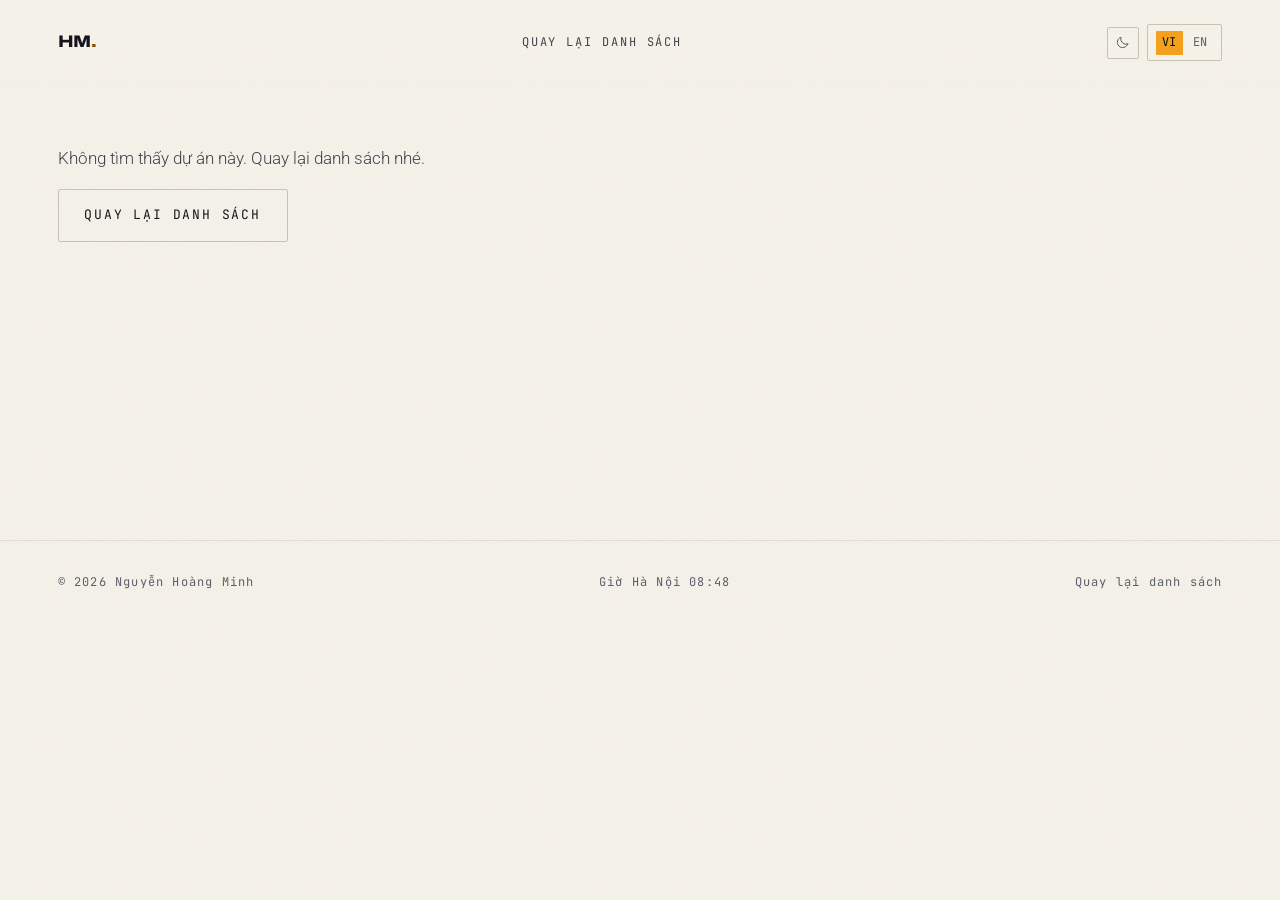
<file: project.html>
<!DOCTYPE html>
<html lang="vi" class="no-js">
<head>
<meta charset="utf-8">
<meta name="viewport" content="width=device-width, initial-scale=1">
<title>Dự án — Nguyễn Hoàng Minh</title>
<meta name="description" content="Chi tiết một dự án: đề bài, cách làm và kết quả.">
<meta name="theme-color" content="#06070a">

<!-- Đặt giao diện TRƯỚC khi trình duyệt vẽ khung hình đầu tiên. Đoạn này phải
     nằm inline trong <head>: để nó xuống cuối <body> cùng các module khác thì
     trang đã kịp vẽ nền đen rồi mới nhảy sang nền sáng, loé một cái rất khó
     chịu. Logic đầy đủ nằm ở js/modules/theme.js, đây chỉ là bản rút gọn. -->
<script>
(function () {
  var theme = "dark";
  try {
    var saved = localStorage.getItem("pf-theme");
    if (saved === "light" || saved === "dark") {
      theme = saved;
    } else if (matchMedia("(prefers-color-scheme: light)").matches) {
      theme = "light";
    }
  } catch (err) { /* ẩn danh hoặc file:// — cứ để tối */ }
  document.documentElement.setAttribute("data-theme", theme);
  var meta = document.querySelector('meta[name="theme-color"]');
  if (meta) meta.setAttribute("content", theme === "light" ? "#f4f1e9" : "#06070a");

  /* Tải lại trang (F5, Ctrl+F5): luôn về đầu trang, không để trình duyệt
     khôi phục vị trí cuộn cũ và bỏ #neo trên địa chỉ. */
  try {
    var nav = performance.getEntriesByType("navigation")[0];
    if (nav && nav.type === "reload") {
      if ("scrollRestoration" in history) history.scrollRestoration = "manual";
      if (location.hash) history.replaceState(null, "", location.pathname + location.search);
      var top = function () { window.scrollTo(0, 0); };
      top();
      addEventListener("DOMContentLoaded", top);
      addEventListener("load", top);
    }
  } catch (err) { /* trình duyệt cũ — giữ hành vi mặc định */ }
})();
</script>
<meta name="robots" content="noindex">

<link rel="icon" href="data:image/svg+xml,%3Csvg xmlns='http://www.w3.org/2000/svg' viewBox='0 0 32 32'%3E%3Crect width='32' height='32' fill='%2306070a'/%3E%3Ctext x='16' y='23' font-family='Arial' font-size='20' font-weight='bold' fill='%23ffb23a' text-anchor='middle'%3EM%3C/text%3E%3C/svg%3E">

<link rel="stylesheet" href="assets/fonts/fonts.css">
<link rel="stylesheet" href="css/tokens.css">
<link rel="stylesheet" href="css/base.css">
<link rel="stylesheet" href="css/layout.css">
<link rel="stylesheet" href="css/components.css">
<link rel="stylesheet" href="css/sections.css">
<link rel="stylesheet" href="css/responsive.css">
<link rel="stylesheet" href="css/case-fx.css">
</head>

<body>

<a class="skip-link" href="#main">Bỏ qua phần đầu, tới nội dung chính</a>
<div class="grain" aria-hidden="true"></div>
<div class="page-transition" aria-hidden="true"></div>

<div class="cursor" aria-hidden="true">
  <div class="cursor__dot"></div>
  <div class="cursor__ring"><span class="cursor__label"></span></div>
</div>

<header class="nav">
  <a class="nav__mark" href="index.html" data-transition aria-label="Về trang chủ">HM<b>.</b></a>

  <nav class="nav__links" aria-label="Mục chính">
    <a class="nav__link" href="index.html#work" data-transition data-i18n="case.back">Quay lại danh sách</a>
  </nav>

  <div class="nav__tools">
    <button class="theme" type="button" data-theme-toggle aria-label="Chuyển sang giao diện sáng" title="Chuyển sang giao diện sáng">
      <svg class="theme__sun" viewBox="0 0 24 24" aria-hidden="true" focusable="false">
        <circle cx="12" cy="12" r="4.2"/>
        <path d="M12 2.4v2.4M12 19.2v2.4M4.2 4.2l1.7 1.7M18.1 18.1l1.7 1.7M2.4 12h2.4M19.2 12h2.4M4.2 19.8l1.7-1.7M18.1 5.9l1.7-1.7"/>
      </svg>
      <svg class="theme__moon" viewBox="0 0 24 24" aria-hidden="true" focusable="false">
        <path d="M20.5 14.4A8.6 8.6 0 0 1 9.6 3.5a8.6 8.6 0 1 0 10.9 10.9z"/>
      </svg>
    </button>

    <div class="lang" role="group" data-i18n-attr="aria-label:nav.langLabel" aria-label="Chọn ngôn ngữ">
      <button class="lang__btn" type="button" data-lang="vi" aria-pressed="true">VI</button>
      <button class="lang__btn" type="button" data-lang="en" aria-pressed="false">EN</button>
    </div>
  </div>
</header>

<main id="main">

  <section class="case__hero">
    <div class="shell">
      <h1 class="case__title" data-case="title">Dự án</h1>
      <p class="lead measure" data-case="summary"></p>

      <div class="case__facts">
        <div class="case__fact">
          <span class="eyebrow" data-i18n="case.role">Vai trò</span>
          <b data-case="role"></b>
        </div>
        <div class="case__fact">
          <span class="eyebrow" data-i18n="case.year">Năm</span>
          <b data-case="year"></b>
        </div>
        <div class="case__fact">
          <span class="eyebrow" data-i18n="case.stack">Công cụ</span>
          <div class="tag-list" data-case="stack"></div>
        </div>
      </div>
    </div>
  </section>

  <div class="shell">
    <figure class="case__cover" data-reveal>
      <img data-case="cover" alt="" width="1600" height="1000">
    </figure>

    <div class="case__body">
      <div class="mono" aria-hidden="true">#case-study</div>

      <div class="stack-v">
        <section class="case__block" data-reveal>
          <h2 data-i18n="case.challenge">Yêu cầu</h2>
          <p data-case="challenge"></p>
          <!-- Tiêu chí rời rạc trong yêu cầu, khi có. Dự án không khai
               `criteria` thì <ul> này để trống, không hiện gì. -->
          <ul class="case__tasks" data-case="criteria"></ul>
        </section>

        <!-- Danh sách đầu việc. Chỉ dự án nào khai `tasks` trong projects.js
             mới giữ khối này; những dự án còn lại bị dropEmptyBlocks() gỡ đi. -->
        <section class="case__block" data-reveal>
          <h2 data-i18n="case.tasks">Công việc</h2>
          <ul class="case__tasks" data-case="tasks"></ul>
        </section>

        <section class="case__block" data-reveal>
          <h2 data-i18n="case.approach">Cách làm</h2>
          <p data-case="approach"></p>
        </section>

        <section class="case__block" data-reveal>
          <h2 data-i18n="case.result">Kết quả</h2>
          <p data-case="result"></p>
        </section>
      </div>
    </div>

    <!-- Ô số liệu do js/modules/case.js dựng -->
    <div class="case__metrics" data-case="metrics"></div>

    <div class="case__nav">
      <a class="btn" href="index.html#work" data-transition>
        <span aria-hidden="true">←</span>
        <span data-i18n="case.back">Quay lại danh sách</span>
      </a>

      <a class="btn" href="#" data-case="live" data-magnetic="0.25">
        <span data-i18n="case.live">Xem bản chạy</span>
        <span class="btn__arrow" aria-hidden="true">↗</span>
      </a>

      <a class="btn" href="#" data-case="figma" data-magnetic="0.25">
        <span data-i18n="case.figma">Xem file Figma</span>
        <span class="btn__arrow" aria-hidden="true">↗</span>
      </a>

      <a class="btn" href="#" data-case="next" data-transition>
        <span data-i18n="case.next">Dự án tiếp theo</span>
        <span data-case="nextName" class="mono"></span>
        <span class="btn__arrow" aria-hidden="true">→</span>
      </a>
    </div>
  </div>

</main>

<footer class="footer">
  <div class="shell footer__grid">
    <span>© 2026 Nguyễn Hoàng Minh</span>
    <span><span data-i18n="footer.clock">Giờ Hà Nội</span> <span data-clock>--:--</span></span>
    <a class="footer__top" href="index.html" data-transition>
      <span data-i18n="case.back">Quay lại danh sách</span>
    </a>
  </div>
</footer>

<script src="vendor/gsap.min.js"></script>
<script src="vendor/ScrollTrigger.min.js"></script>
<script src="vendor/SplitText.min.js"></script>
<script src="vendor/ScrollToPlugin.min.js"></script>
<script src="vendor/lenis.min.js"></script>

<script src="js/data/i18n.js"></script>
<script src="js/data/projects.js"></script>

<script src="js/modules/i18n.js"></script>
<script src="js/modules/theme.js"></script>
<script src="js/modules/smooth-scroll.js"></script>
<script src="js/modules/cursor.js"></script>
<script src="js/modules/nav.js"></script>
<script src="js/modules/case-fx.js"></script>
<script src="js/modules/case.js"></script>
<script src="js/modules/reveal.js"></script>
<script src="js/modules/contact.js"></script>
<script src="js/modules/transition.js"></script>

<script src="js/main.js"></script>
</body>
</html>
</file>
<file: assets/fonts/fonts.css>
/* Tu sinh tu Google Fonts - tai ve local de trang chay duoc offline.
   Chi giu subset latin va vietnamese. */

@font-face {
  font-family: 'Archivo';
  font-style: normal;
  font-weight: 100 900;
  font-stretch: 62% 125%;
  font-display: swap;
  src: url(./archivo-normal-100_900-vietnamese.woff2) format('woff2');
  unicode-range: U+0102-0103, U+0110-0111, U+0128-0129, U+0168-0169, U+01A0-01A1, U+01AF-01B0, U+0300-0301, U+0303-0304, U+0308-0309, U+0323, U+0329, U+1EA0-1EF9, U+20AB;
}

@font-face {
  font-family: 'Archivo';
  font-style: normal;
  font-weight: 100 900;
  font-stretch: 62% 125%;
  font-display: swap;
  src: url(./archivo-normal-100_900-latin.woff2) format('woff2');
  unicode-range: U+0000-00FF, U+0131, U+0152-0153, U+02BB-02BC, U+02C6, U+02DA, U+02DC, U+0304, U+0308, U+0329, U+2000-206F, U+20AC, U+2122, U+2191, U+2193, U+2212, U+2215, U+FEFF, U+FFFD;
}

@font-face {
  font-family: 'JetBrains Mono';
  font-style: normal;
  font-weight: 400;
  font-display: swap;
  src: url(./jetbrains-mono-normal-400-vietnamese.woff2) format('woff2');
  unicode-range: U+0102-0103, U+0110-0111, U+0128-0129, U+0168-0169, U+01A0-01A1, U+01AF-01B0, U+0300-0301, U+0303-0304, U+0308-0309, U+0323, U+0329, U+1EA0-1EF9, U+20AB;
}

@font-face {
  font-family: 'JetBrains Mono';
  font-style: normal;
  font-weight: 400;
  font-display: swap;
  src: url(./jetbrains-mono-normal-400-latin.woff2) format('woff2');
  unicode-range: U+0000-00FF, U+0131, U+0152-0153, U+02BB-02BC, U+02C6, U+02DA, U+02DC, U+0304, U+0308, U+0329, U+2000-206F, U+20AC, U+2122, U+2191, U+2193, U+2212, U+2215, U+FEFF, U+FFFD;
}

@font-face {
  font-family: 'JetBrains Mono';
  font-style: normal;
  font-weight: 500;
  font-display: swap;
  src: url(./jetbrains-mono-normal-500-vietnamese.woff2) format('woff2');
  unicode-range: U+0102-0103, U+0110-0111, U+0128-0129, U+0168-0169, U+01A0-01A1, U+01AF-01B0, U+0300-0301, U+0303-0304, U+0308-0309, U+0323, U+0329, U+1EA0-1EF9, U+20AB;
}

@font-face {
  font-family: 'JetBrains Mono';
  font-style: normal;
  font-weight: 500;
  font-display: swap;
  src: url(./jetbrains-mono-normal-500-latin.woff2) format('woff2');
  unicode-range: U+0000-00FF, U+0131, U+0152-0153, U+02BB-02BC, U+02C6, U+02DA, U+02DC, U+0304, U+0308, U+0329, U+2000-206F, U+20AC, U+2122, U+2191, U+2193, U+2212, U+2215, U+FEFF, U+FFFD;
}

@font-face {
  font-family: 'Roboto';
  font-style: normal;
  font-weight: 100 900;
  font-stretch: 100%;
  font-display: swap;
  src: url(./roboto-normal-100_900-vietnamese.woff2) format('woff2');
  unicode-range: U+0102-0103, U+0110-0111, U+0128-0129, U+0168-0169, U+01A0-01A1, U+01AF-01B0, U+0300-0301, U+0303-0304, U+0308-0309, U+0323, U+0329, U+1EA0-1EF9, U+20AB;
}

@font-face {
  font-family: 'Roboto';
  font-style: normal;
  font-weight: 100 900;
  font-stretch: 100%;
  font-display: swap;
  src: url(./roboto-normal-100_900-latin.woff2) format('woff2');
  unicode-range: U+0000-00FF, U+0131, U+0152-0153, U+02BB-02BC, U+02C6, U+02DA, U+02DC, U+0304, U+0308, U+0329, U+2000-206F, U+20AC, U+2122, U+2191, U+2193, U+2212, U+2215, U+FEFF, U+FFFD;
}
</file>
<file: css/tokens.css>
/* ==========================================================================
   tokens.css — Toàn bộ biến thiết kế. Muốn đổi tông cả trang thì sửa ở đây.

   Trang có hai giao diện, chọn bằng thuộc tính data-theme trên thẻ <html>:

     data-theme="dark"   "đèn cao áp trong đêm" — nền đen xanh, chữ trắng ngà
                         như phim nhựa, điểm nhấn vàng natri của đèn đường.
     data-theme="light"  "giấy in ban ngày" — nền giấy ngả ấm, chữ đen xanh,
                         điểm nhấn vàng cháy đủ tối để đọc được trên nền sáng.

   Quy ước đặt tên, cứ theo đúng thì đổi giao diện không phải sờ vào file khác:

     --bg --surface           nền trang, nền khối nổi
     --fg --fg-muted --fg-faint   ba bậc chữ
     --accent                 vàng ĐỌC ĐƯỢC: chữ, viền mảnh, outline focus
     --accent-solid           vàng RỰC: dùng làm nền mảng, chấm, thanh chạy
     --on-accent              màu chữ nằm TRÊN nền --accent-solid
     --border --border-strong đường kẻ

   Đừng dùng thẳng các biến bảng màu thô (--ink, --bone, --sodium…) ở file
   khác: chúng chỉ tồn tại cho giao diện tối, sang giao diện sáng là sai màu.
   ========================================================================== */

:root {
  /* --- Bảng màu thô, giao diện tối --------------------------------------- */
  --ink:        #06070a;   /* nền chính, đen ngả xanh */
  --ink-raise:  #0c0e13;   /* khối nổi lên: thẻ, panel */
  --ink-line:   #191d27;   /* đường kẻ, viền */

  --bone:       #efebe2;   /* chữ chính, trắng ngà ấm */
  --bone-dim:   #bdb9b1;   /* chữ phụ (sáng hơn để đọc thoải mái trên nền tối) */
  --steel:      #8b94a4;   /* chữ mờ, nhãn, metadata (≥6:1 trên nền tối) */

  --sodium:     #ffb23a;   /* vàng đèn cao áp: link, hover, số liệu sống */
  --sodium-dim: #6b4a17;   /* vàng tắt: viền, nền nhạt của điểm nhấn */
  --night:      #3b2bff;   /* chàm: chỉ dùng cho quầng sáng, không dùng cho chữ */

  /* --- Ngữ nghĩa (giao diện tối là mặc định) ----------------------------- */
  --bg:            var(--ink);
  --surface:       var(--ink-raise);
  --fg:            var(--bone);
  --fg-muted:      var(--bone-dim);
  --fg-faint:      var(--steel);
  --accent:        var(--sodium);
  --accent-solid:  var(--sodium);
  --on-accent:     var(--ink);
  --border:        var(--ink-line);
  --border-strong: #2a303d;

  /* Màu pha sẵn — nơi cần alpha nên không lồng var() vào rgba() được */
  --glow-near:   rgba(59, 43, 255, 0.28);   /* tâm quầng sáng sau hero */
  --glow-far:    rgba(59, 43, 255, 0.08);   /* rìa quầng sáng */
  /* Dải mờ và chữ chú thích nằm ĐÈ LÊN ẢNH, không nằm trên nền trang. Ảnh
     thì tối sáng thế nào là chuyện của ảnh, không đổi theo giao diện — nên
     hai biến này cố tình giữ nguyên ở cả hai bên. Cho chúng lật theo giao
     diện sáng là chữ đen trên ảnh tối, không đọc được. */
  --photo-scrim: rgba(6, 7, 10, 0.92);
  --photo-fg:    #d5d1c9;
  --accent-wash: rgba(255, 178, 58, 0.09);  /* vệt sáng quét qua hàng dự án */
  --pulse-ring:  rgba(255, 178, 58, 0.55);  /* vòng sóng của chấm nhịp */

  /* Con trỏ tuỳ biến trộn màu kiểu difference nên luôn dùng màu sáng:
     trên nền tối nó ra trắng, trên nền giấy nó ra đen. Đổi theo giao diện
     là mất luôn độ tương phản ở một trong hai bên. */
  --cursor-ink: #efebe2;

  --grain-opacity: 0.045;  /* hạt phim: nền tối chịu được nhiều hạt hơn */

  /* --- Chữ -------------------------------------------------------------- */
  --font-display: 'Archivo', 'Arial Narrow', Impact, sans-serif;
  --font-body:    'Roboto', -apple-system, 'Segoe UI', Arial, sans-serif;
  --font-mono:    'JetBrains Mono', 'Cascadia Mono', Consolas, monospace;

  /* Thang chữ — clamp để không cần media query cho cỡ chữ */
  --t-hero:  clamp(3.5rem, 15.5vw, 15rem);
  --t-xxl:   clamp(2.6rem, 7.4vw, 6.5rem);
  --t-xl:    clamp(2rem, 4.6vw, 3.6rem);
  --t-lg:    clamp(1.4rem, 2.4vw, 2rem);
  --t-md:    clamp(1.05rem, 1.35vw, 1.25rem);
  --t-base:  1rem;
  --t-sm:    0.875rem;
  --t-xs:    0.8125rem;
  --t-mono:  0.75rem;      /* cỡ chữ của nhãn kỹ thuật và chữ mono nhỏ (tối thiểu 12px) */

  /* --- Nhịp khoảng cách ------------------------------------------------- */
  --sp-1:  0.25rem;
  --sp-2:  0.5rem;
  --sp-3:  0.75rem;
  --sp-4:  1rem;
  --sp-6:  1.5rem;
  --sp-8:  2rem;
  --sp-12: 3rem;
  --sp-16: 4rem;
  --sp-24: 6rem;
  --sp-32: 8rem;
  --section-y: clamp(6rem, 14vh, 11rem);   /* khoảng thở dọc giữa các section */

  /* --- Bố cục ----------------------------------------------------------- */
  --page-x:   clamp(1.25rem, 4.5vw, 4.5rem);
  --max-w:    100rem;
  --radius:   2px;                          /* gần như vuông — chất kỹ thuật */
  --radius-lg: 4px;

  /* --- Chuyển động ------------------------------------------------------ */
  --ease-out:  cubic-bezier(0.16, 1, 0.3, 1);      /* expo.out — dùng nhiều nhất */
  --ease-io:   cubic-bezier(0.76, 0, 0.24, 1);     /* vào/ra đối xứng */
  --dur-fast:  0.25s;
  --dur-base:  0.55s;
  --dur-slow:  1.1s;

  /* --- Lớp chồng -------------------------------------------------------- */
  --z-grain:      1;
  --z-content:    2;
  --z-nav:        50;
  --z-cursor:     90;
  --z-transition: 95;
  --z-preloader:  100;

  color-scheme: dark;
}

/* ==========================================================================
   Giao diện sáng. Chỉ ghi đè lớp ngữ nghĩa — bảng màu thô ở trên giữ nguyên
   để những chỗ cố tình cần màu của ban đêm (con trỏ) vẫn lấy được.
   ========================================================================== */
:root[data-theme="light"] {
  --bg:            #f4f1e9;   /* giấy ngả ấm, không phải trắng tinh */
  --surface:       #fbf9f4;   /* khối nổi lên sáng hơn nền một bậc */
  --fg:            #14161c;   /* đen ngả xanh, cùng họ với --ink */
  --fg-muted:      #3f434d;
  --fg-faint:      #5a5f6b;   /* ≥5:1 trên --bg và --surface */
  --accent:        #8f5000;   /* vàng cháy — 5.5:1 trên nền giấy, đọc được */
  --accent-solid:  #f2a01e;   /* vàng rực, chỉ làm nền chứ không làm chữ */
  --on-accent:     #0a0c11;
  --border:        #e2dcd1;
  --border-strong: #c9c1b3;

  --glow-near:   rgba(59, 43, 255, 0.075);
  --glow-far:    rgba(59, 43, 255, 0.022);
  --accent-wash: rgba(242, 160, 30, 0.16);
  --pulse-ring:  rgba(242, 160, 30, 0.50);

  --grain-opacity: 0.026;     /* hạt tối trên giấy lộ rõ hơn, phải bớt đi */

  color-scheme: light;
}

/* Thanh nav trộn màu kiểu difference để chữ tự đảo khi trôi qua khối sáng.
   Trên nền giấy phép trừ đó kéo chữ đen về xám nhạt, mất luôn độ tương phản
   — nên giao diện sáng dùng chồng màu bình thường.

   Bỏ phép trừ thì mất luôn thứ nó đang gánh: nav trong suốt, chữ của section
   cuộn lên đè thẳng vào chữ nav, hai lớp chữ chồng nhau đọc không ra. Trả lại
   bằng một dải nền mờ dần từ màu giấy xuống trong suốt — nội dung chui xuống
   dưới thì nhoè đi thay vì đâm xuyên qua. */
:root[data-theme="light"] .nav {
  mix-blend-mode: normal;
  background: linear-gradient(to bottom, var(--bg) 42%, transparent);
}

/* Lúc bấm đổi giao diện: cho màu chạy sang nhau trong khoảng 0.3 giây rồi
   gỡ class ra. Để transition thường trực trên * thì mọi lần hover, mọi lần
   ScrollTrigger đổi màu đều phải đi qua bộ nội suy — trả giá cả phiên chỉ
   để đẹp một cái chớp mắt. */
html.is-theming,
html.is-theming *,
html.is-theming *::before,
html.is-theming *::after {
  transition: background-color 0.3s var(--ease-out),
              border-color 0.3s var(--ease-out),
              color 0.3s var(--ease-out),
              fill 0.3s var(--ease-out) !important;
}

/* Người dùng bật "giảm chuyển động" — rút mọi thời lượng về gần 0.
   JS đọc thêm cờ này qua matchMedia để tắt hẳn scrub và pin. */
@media (prefers-reduced-motion: reduce) {
  :root {
    --dur-fast: 0.01s;
    --dur-base: 0.01s;
    --dur-slow: 0.01s;
  }
  html.is-theming,
  html.is-theming *,
  html.is-theming *::before,
  html.is-theming *::after { transition: none !important; }
}
</file>
<file: css/base.css>
/* ==========================================================================
   base.css — reset, nạp font, kiểu chữ nền tảng, lớp phủ hạt phim.
   ========================================================================== */

/* Font được nạp bằng thẻ <link> trong HTML (assets/fonts/fonts.css) chứ không
   dùng @import ở đây — @import xếp hàng thêm một vòng request, làm chậm lần
   vẽ đầu tiên. */

/* --- Reset ---------------------------------------------------------------- */
*,
*::before,
*::after { box-sizing: border-box; }

* { margin: 0; padding: 0; }

html {
  -webkit-text-size-adjust: 100%;
  scroll-behavior: auto;          /* Lenis lo phần cuộn mượt, không dùng smooth của trình duyệt */
}

body {
  background: var(--bg);
  color: var(--fg);
  font-family: var(--font-body);
  font-size: var(--t-base);
  font-weight: 400;
  line-height: 1.6;
  -webkit-font-smoothing: antialiased;
  -moz-osx-font-smoothing: grayscale;
  overflow-x: hidden;
  min-height: 100vh;
}

img, picture, video, canvas, svg { display: block; max-width: 100%; }
input, button, textarea, select { font: inherit; color: inherit; }
button { background: none; border: 0; cursor: pointer; }
a { color: inherit; text-decoration: none; }
ul, ol { list-style: none; }

/* --- Kiểu chữ ------------------------------------------------------------- */
h1, h2, h3, h4 {
  font-family: var(--font-display);
  font-weight: 800;
  line-height: 0.92;
  letter-spacing: -0.03em;
  text-wrap: balance;
}

/* Archivo là font biến thiên: trục wdth kéo chữ rộng ra như tít phim.
   Chỉ dùng cho tiêu đề lớn, chữ nhỏ mà giãn rộng sẽ khó đọc. */
.u-wide  { font-stretch: 118%; }
.u-wider { font-stretch: 125%; }

p { text-wrap: pretty; }

.mono {
  font-family: var(--font-mono);
  font-size: var(--t-mono);
  font-weight: 400;
  letter-spacing: 0.14em;
  text-transform: uppercase;
  line-height: 1.4;
}

.eyebrow {
  font-family: var(--font-mono);
  font-size: var(--t-mono);
  letter-spacing: 0.2em;
  text-transform: uppercase;
  color: var(--fg-faint);
}

.lead {
  font-size: var(--t-md);
  line-height: 1.65;
  color: var(--fg-muted);
  font-weight: 300;
}

::selection { background: var(--accent-solid); color: var(--on-accent); }

/* --- Bàn phím ------------------------------------------------------------- */
:focus-visible {
  outline: 2px solid var(--accent);
  outline-offset: 3px;
  border-radius: var(--radius);
}
:focus:not(:focus-visible) { outline: none; }

.skip-link {
  position: fixed;
  top: var(--sp-4);
  left: var(--sp-4);
  z-index: 200;
  padding: var(--sp-3) var(--sp-4);
  background: var(--accent-solid);
  color: var(--on-accent);
  font-family: var(--font-mono);
  font-size: var(--t-xs);
  text-transform: uppercase;
  letter-spacing: 0.1em;
  transform: translateY(-200%);
  transition: transform var(--dur-fast) var(--ease-out);
}
.skip-link:focus { transform: translateY(0); }

/* Chỉ đọc bằng trình đọc màn hình */
.sr-only {
  position: absolute;
  width: 1px; height: 1px;
  padding: 0; margin: -1px;
  overflow: hidden;
  clip: rect(0 0 0 0);
  white-space: nowrap;
  border: 0;
}

/* --- Hạt phim ------------------------------------------------------------- */
/* Lớp nhiễu tĩnh phủ toàn trang. Ảnh SVG nhúng sẵn nên không tốn request,
   animation dịch chuyển tạo cảm giác phim nhựa đang chạy. */
.grain {
  position: fixed;
  inset: -150%;
  z-index: var(--z-grain);
  pointer-events: none;
  opacity: var(--grain-opacity);
  background-image: url("data:image/svg+xml,%3Csvg xmlns='http://www.w3.org/2000/svg' width='140' height='140'%3E%3Cfilter id='n'%3E%3CfeTurbulence type='fractalNoise' baseFrequency='0.85' numOctaves='3' stitchTiles='stitch'/%3E%3C/filter%3E%3Crect width='140' height='140' filter='url(%23n)'/%3E%3C/svg%3E");
  animation: grain-shift 0.7s steps(3) infinite;
  will-change: transform;
}

@keyframes grain-shift {
  0%   { transform: translate(0, 0); }
  33%  { transform: translate(-2%, 1.5%); }
  66%  { transform: translate(1.5%, -1%); }
  100% { transform: translate(0, 0); }
}

@media (prefers-reduced-motion: reduce) {
  .grain { animation: none; }
}

/* --- Trạng thái tải ------------------------------------------------------- */
/* Khoá cuộn khi preloader còn chạy. JS gỡ class này khi xong. */
body.is-loading { overflow: hidden; height: 100vh; }
</file>
<file: css/layout.css>
/* ==========================================================================
   layout.css — khung trang: container, lưới, nhịp giữa các section.
   Không đặt màu hay kiểu chữ ở đây, chỉ lo vị trí và khoảng cách.
   ========================================================================== */

.shell {
  width: 100%;
  max-width: var(--max-w);
  margin-inline: auto;
  padding-inline: var(--page-x);
}

/* Section chuẩn: khoảng thở dọc thống nhất.
   Mọi ngoại lệ dùng .section--flush / .section--tall thay vì ghi đè rời rạc,
   tránh việc padding của section và của thẻ con triệt tiêu nhau. */
.section {
  position: relative;
  z-index: var(--z-content);
  padding-block: var(--section-y);
}
.section--flush { padding-block: 0; }
.section--tall  { padding-block: calc(var(--section-y) * 1.5); }
.section--full  { min-height: 100svh; display: flex; flex-direction: column; }

/* Đầu mỗi section: nhãn kỹ thuật bên trái, tiêu đề bên phải.
   Nhãn dùng đúng id của section (#work, #about…) — nó cho biết vị trí thật
   trong tài liệu chứ không phải số thứ tự trang trí. */
.section-head {
  display: grid;
  grid-template-columns: minmax(0, 1fr);
  gap: var(--sp-6);
  margin-bottom: var(--sp-16);
}
@media (min-width: 62rem) {
  .section-head {
    grid-template-columns: 14rem minmax(0, 1fr);
    gap: var(--sp-12);
    align-items: start;
  }
}

.section-head__label {
  display: flex;
  align-items: center;
  gap: var(--sp-3);
  padding-top: var(--sp-2);
}
.section-head__label::before {
  content: '';
  width: 1.75rem;
  height: 1px;
  background: var(--border-strong);
  flex: none;
}

/* line-height 1.08: tiêu đề tiếng Việt có dấu chồng (ế, ặ, ữ) — 0.92 làm dấu
   của dòng dưới chạm thân chữ dòng trên khi tiêu đề xuống dòng. */
.section-head__title { font-size: var(--t-xxl); line-height: 1.08; }
.section-head__note  { margin-top: var(--sp-6); max-width: 46ch; }

/* Tiêu đề buộc nằm gọn một dòng. text-wrap: balance ở base.css bẻ tiêu đề dài
   thành hai dòng cho cân; khi không muốn thế thì thay vì hạ cỡ chữ cứng, cho
   cỡ chữ co theo bề ngang cột chứa — như vậy một dòng giữ được ở mọi khổ màn
   hình chứ không chỉ ở khổ mình vừa nhìn.
   8.2cqi: chuỗi dài nhất đo được rộng ~11.8em với Archivo 800 / wdth 118%,
   100 / 11.8 ≈ 8.4, bớt xuống 8.2 lấy khoảng hở phòng sai số font. */
.section-head__col { container-type: inline-size; }
.section-head__title--oneline {
  white-space: nowrap;
  font-size: min(var(--t-xxl), 8.2cqi);
}

/* --- Lưới dùng lại ------------------------------------------------------- */
.grid {
  display: grid;
  gap: var(--sp-6);
}
.grid--2 { grid-template-columns: repeat(auto-fit, minmax(min(100%, 22rem), 1fr)); }
.grid--3 { grid-template-columns: repeat(auto-fit, minmax(min(100%, 17rem), 1fr)); }

/* Cột nội dung hẹp cho đoạn văn dài */
.measure    { max-width: 58ch; }
.measure-sm { max-width: 42ch; }

/* Đường kẻ ngang mảnh, dùng ngăn các khối */
.rule {
  height: 1px;
  background: var(--border);
  border: 0;
}

.stack-v {
  display: flex;
  flex-direction: column;
  gap: var(--sp-4);
}
.row {
  display: flex;
  align-items: center;
  gap: var(--sp-4);
  flex-wrap: wrap;
}
.row--between { justify-content: space-between; }
</file>
<file: css/components.css>
/* ==========================================================================
   components.css — những mảnh dùng lại nhiều nơi: nav, con trỏ, nút, thẻ,
   marquee, form, màn chuyển trang.
   ========================================================================== */

/* --------------------------------------------------------------------------
   1. Preloader — đếm phần trăm rồi kéo màn đen lên
   -------------------------------------------------------------------------- */
.preloader {
  position: fixed;
  inset: 0;
  z-index: var(--z-preloader);
  background: var(--bg);
  display: flex;
  align-items: flex-end;
  justify-content: space-between;
  padding: var(--page-x);
  gap: var(--sp-6);
}
.preloader__name {
  font-family: var(--font-display);
  font-stretch: 118%;
  font-weight: 800;
  font-size: clamp(1.5rem, 4vw, 2.75rem);
  line-height: 1;
  letter-spacing: -0.02em;
  overflow: hidden;          /* để chữ trượt lên từ dưới mép */
}
.preloader__name span { display: block; }
.preloader__count {
  font-family: var(--font-mono);
  font-size: clamp(3rem, 14vw, 9rem);
  font-weight: 500;
  line-height: 0.8;
  color: var(--accent);
  letter-spacing: -0.04em;
  font-variant-numeric: tabular-nums;
}
.preloader__bar {
  position: absolute;
  left: var(--page-x);
  right: var(--page-x);
  bottom: calc(var(--page-x) - 1px);
  height: 1px;
  background: var(--border-strong);
}
.preloader__bar i {
  display: block;
  height: 100%;
  background: var(--accent-solid);
  transform: scaleX(0);
  transform-origin: left center;
}

/* --------------------------------------------------------------------------
   2. Thanh điều hướng
   -------------------------------------------------------------------------- */
.nav {
  position: fixed;
  top: 0;
  left: 0;
  right: 0;
  z-index: var(--z-nav);
  display: flex;
  align-items: center;
  justify-content: space-between;
  gap: var(--sp-4);
  padding: var(--sp-6) var(--page-x);
  mix-blend-mode: difference;   /* chữ tự đảo màu khi trôi qua khối sáng */
  pointer-events: none;
  transform: translateY(0);
  transition: transform var(--dur-base) var(--ease-io);
}
.nav > * { pointer-events: auto; }

/* Cuộn xuống thì nav trượt lên khỏi màn hình, cuộn ngược lại thì nó quay về.
   Một thanh nav dán cứng trên nền tối, lại trộn màu difference, sẽ đè lên
   chữ của mọi section nó bay qua. */
.nav.is-hidden { transform: translateY(-115%); }

.nav__mark {
  font-family: var(--font-display);
  font-weight: 800;
  font-stretch: 118%;
  font-size: 1.05rem;
  letter-spacing: -0.01em;
  line-height: 1;
}
.nav__mark b { color: var(--accent); font-weight: inherit; }

.nav__links {
  display: none;
  align-items: center;
  gap: var(--sp-8);
}
@media (min-width: 56rem) { .nav__links { display: flex; } }

.nav__link {
  position: relative;
  font-family: var(--font-mono);
  font-size: var(--t-mono);
  letter-spacing: 0.16em;
  text-transform: uppercase;
  color: var(--fg-muted);
  padding-block: var(--sp-1);
  transition: color var(--dur-fast) var(--ease-out);
}
.nav__link::after {
  content: '';
  position: absolute;
  left: 0;
  bottom: 0;
  width: 100%;
  height: 1px;
  background: currentColor;
  transform: scaleX(0);
  transform-origin: right center;
  transition: transform var(--dur-base) var(--ease-out);
}
.nav__link:hover,
.nav__link.is-current { color: var(--fg); }
.nav__link:hover::after,
.nav__link.is-current::after { transform: scaleX(1); transform-origin: left center; }

/* Nút đổi ngôn ngữ */
.lang {
  display: flex;
  align-items: center;
  gap: var(--sp-1);
  font-family: var(--font-mono);
  font-size: var(--t-mono);
  letter-spacing: 0.12em;
  border: 1px solid var(--border-strong);
  border-radius: var(--radius);
  padding: 0.35rem 0.5rem;
}
.lang__btn {
  padding: 0.15rem 0.4rem;
  color: var(--fg-faint);
  border-radius: 1px;
  transition: color var(--dur-fast), background var(--dur-fast);
}
.lang__btn[aria-pressed="true"] { background: var(--accent-solid); color: var(--on-accent); }
.lang__btn:hover:not([aria-pressed="true"]) { color: var(--fg); }

/* Nút đổi giao diện sáng/tối — đứng cạnh nút ngôn ngữ, cùng một khung */
.theme {
  display: grid;
  place-items: center;
  width: 2rem;
  height: 2rem;
  border: 1px solid var(--border-strong);
  border-radius: var(--radius);
  color: var(--fg-faint);
  transition: color var(--dur-fast), border-color var(--dur-fast);
}
.theme:hover { color: var(--accent); border-color: var(--accent); }
.theme svg {
  width: 15px;
  height: 15px;
  fill: none;
  stroke: currentColor;
  stroke-width: 1.6;
  stroke-linecap: round;
  stroke-linejoin: round;
  /* Hai biểu tượng nằm chồng lên cùng một ô lưới, chỉ một cái hiện */
  grid-area: 1 / 1;
  transition: transform var(--dur-base) var(--ease-out), opacity var(--dur-fast);
}
/* Hiện biểu tượng của thứ SẼ chuyển sang, không phải thứ đang dùng:
   đang tối thì thấy mặt trời, bấm vào là sáng. */
.theme__moon { opacity: 0; transform: rotate(-90deg) scale(0.5); }
:root[data-theme="light"] .theme__sun  { opacity: 0; transform: rotate(90deg) scale(0.5); }
:root[data-theme="light"] .theme__moon { opacity: 1; transform: none; }

/* Cụm điều khiển bên phải thanh nav */
.nav__tools { display: flex; align-items: center; gap: var(--sp-2); }

/* --------------------------------------------------------------------------
   3. Con trỏ tuỳ biến
   -------------------------------------------------------------------------- */
.cursor {
  position: fixed;
  top: 0;
  left: 0;
  z-index: var(--z-cursor);
  pointer-events: none;
  mix-blend-mode: difference;
  will-change: transform;
}
.cursor__dot {
  position: absolute;
  width: 6px;
  height: 6px;
  margin: -3px 0 0 -3px;
  border-radius: 50%;
  background: var(--cursor-ink);
}
.cursor__ring {
  position: absolute;
  width: 34px;
  height: 34px;
  margin: -17px 0 0 -17px;
  border: 1px solid var(--cursor-ink);
  border-radius: 50%;
  display: grid;
  place-items: center;
  font-family: var(--font-mono);
  font-size: 8px;
  letter-spacing: 0.12em;
  text-transform: uppercase;
  color: var(--cursor-ink);
}
.cursor__label { opacity: 0; }
/* Chỉ hiện con trỏ tuỳ biến trên thiết bị thật sự có chuột */
@media (hover: none), (pointer: coarse) { .cursor { display: none; } }

/* --------------------------------------------------------------------------
   4. Nút
   -------------------------------------------------------------------------- */
.btn {
  position: relative;
  display: inline-flex;
  align-items: center;
  gap: var(--sp-3);
  padding: 0.95rem 1.6rem;
  border: 1px solid var(--border-strong);
  border-radius: var(--radius);
  font-family: var(--font-mono);
  font-size: var(--t-xs);
  letter-spacing: 0.14em;
  text-transform: uppercase;
  overflow: hidden;
  transition: color var(--dur-fast) var(--ease-out), border-color var(--dur-fast);
  isolation: isolate;
}
/* Nền màu trượt lên từ đáy khi rê chuột */
.btn::before {
  content: '';
  position: absolute;
  inset: 0;
  z-index: -1;
  background: var(--accent-solid);
  transform: translateY(101%);
  transition: transform var(--dur-base) var(--ease-io);
}
.btn:hover { color: var(--on-accent); border-color: var(--accent-solid); }
.btn:hover::before { transform: translateY(0); }
.btn__arrow { transition: transform var(--dur-base) var(--ease-out); }
.btn:hover .btn__arrow { transform: translateX(4px); }

.btn--solid { background: var(--accent-solid); color: var(--on-accent); border-color: var(--accent-solid); }
.btn--solid::before { background: var(--fg); }
.btn--solid:hover { color: var(--bg); border-color: var(--fg); }

/* --------------------------------------------------------------------------
   5. Thẻ nhãn kỹ thuật
   -------------------------------------------------------------------------- */
.tag {
  display: inline-block;
  padding: 0.28rem 0.6rem;
  border: 1px solid var(--border);
  border-radius: var(--radius);
  font-family: var(--font-mono);
  font-size: var(--t-mono);
  letter-spacing: 0.1em;
  color: var(--fg-faint);
  white-space: nowrap;
}
.tag-list { display: flex; flex-wrap: wrap; gap: var(--sp-2); }

/* --------------------------------------------------------------------------
   6. Marquee — tốc độ do JS điều khiển theo vận tốc cuộn
   -------------------------------------------------------------------------- */
.marquee {
  position: relative;
  overflow: hidden;
  padding-block: var(--sp-4);
  border-block: 1px solid var(--border);
  user-select: none;
}
.marquee + .marquee { border-top: 0; }
.marquee__track {
  display: flex;
  width: max-content;
  will-change: transform;
}
.marquee__group {
  display: flex;
  align-items: center;
  gap: var(--sp-8);
  padding-right: var(--sp-8);
  flex: none;
}
.marquee__item {
  font-family: var(--font-display);
  font-stretch: 112%;
  font-weight: 700;
  font-size: clamp(1.5rem, 3.6vw, 3rem);
  line-height: 1;
  letter-spacing: -0.02em;
  color: var(--fg);
  white-space: nowrap;
}
.marquee__item--ghost {
  color: transparent;
  -webkit-text-stroke: 2px var(--fg-muted);
}
.marquee__dot {
  width: 7px;
  height: 7px;
  border-radius: 50%;
  background: var(--accent-solid);
  flex: none;
}

/* --------------------------------------------------------------------------
   8. Màn chuyển trang
   -------------------------------------------------------------------------- */
.page-transition {
  position: fixed;
  inset: 0;
  z-index: var(--z-transition);
  background: var(--bg);
  transform: scaleY(0);
  transform-origin: bottom center;
  pointer-events: none;
}

[data-reveal] { will-change: transform, opacity; }
</file>
<file: css/sections.css>
/* ==========================================================================
   sections.css — kiểu dáng riêng của từng section, theo đúng thứ tự xuất
   hiện trong index.html, rồi tới trang case study project.html.
   ========================================================================== */

/* --------------------------------------------------------------------------
   HERO — tấm tít mở màn
   -------------------------------------------------------------------------- */
.hero {
  position: relative;
  min-height: 100svh;
  display: flex;
  flex-direction: column;
  justify-content: flex-end;
  padding-block: var(--sp-32) var(--sp-8);
  overflow: hidden;
}
/* Trên màn rộng, hero là một tấm poster chiếm trọn khung nhìn — 2rem dưới đáy
   đọc ra chật so với nhịp dọc của các section còn lại. Đây thuần tuý là khoảng
   thở; muốn chữ sát đáy hơn thì xoá hẳn khối này. */
@media (min-width: 62rem) {
  .hero { padding-bottom: var(--sp-16); }
}

/* Quầng sáng chàm bám theo con trỏ. Chỉ là nền, không bao giờ chạm vào chữ. */
.hero__glow {
  position: absolute;
  top: 50%;
  left: 50%;
  width: min(90vw, 60rem);
  aspect-ratio: 1;
  transform: translate(-50%, -50%);
  background: radial-gradient(
    circle at center,
    var(--glow-near) 0%,
    var(--glow-far) 38%,
    transparent 68%
  );
  filter: blur(30px);
  pointer-events: none;
  z-index: 0;
}

.hero__inner { position: relative; z-index: 2; }

.hero__meta {
  display: flex;
  align-items: center;
  gap: var(--sp-3);
  margin-bottom: var(--sp-8);
  color: var(--fg-faint);
}
.hero__pulse {
  width: 7px;
  height: 7px;
  border-radius: 50%;
  background: var(--accent-solid);
  animation: pulse 2.4s ease-out infinite;
  flex: none;
}
@keyframes pulse {
  0%   { box-shadow: 0 0 0 0 var(--pulse-ring); }
  70%  { box-shadow: 0 0 0 11px transparent; }
  100% { box-shadow: 0 0 0 0 transparent; }
}
@media (prefers-reduced-motion: reduce) { .hero__pulse { animation: none; } }

.hero__title {
  font-size: var(--t-hero);
  font-weight: 900;
  font-stretch: 125%;
  line-height: 0.86;
  letter-spacing: -0.045em;
  text-transform: uppercase;
  margin-bottom: var(--sp-8);
  /* Kéo trái một chút cho mép chữ H thẳng hàng quang học với dòng nhãn và
     logo phía trên — chữ hoa Archivo có khoảng đệm trái khá rộng. */
  margin-left: -0.035em;
}
/* Mỗi dòng nằm trong một hộp cắt, để chữ trượt lên từ dưới mép khi vào trang.

   padding-top cộng margin-top âm là chỗ then chốt cho tiếng Việt: overflow
   cắt ở mép hộp đệm, mà dấu của chữ hoa (Ồ, Ệ, Ẫ) nhô cao hơn thân chữ. Không
   chừa khoảng này thì "HOÀNG" hiện ra thành "HOANG" và người xem chỉ thấy
   một lỗi chính tả. */
.hero__line {
  display: block;
  overflow: hidden;
  padding-top: 0.22em;
  margin-top: -0.22em;
}
.hero__line > span { display: block; }
/* Dòng thứ hai chỉ có viền, không có ruột. Kiểu này đặt trên chính thẻ span
   con của .hero__line chứ không bọc thêm thẻ em: hero.js tìm các dòng bằng
   selector ".hero__line > span", thêm một lớp thẻ vào giữa là dòng đó rơi
   khỏi phép chọn và mất luôn hiệu ứng vào trang. */
.hero__outline {
  color: transparent;
  -webkit-text-stroke: clamp(1px, 0.18vw, 2px) var(--fg);
}

.hero__lead { max-width: 46ch; }
.hero__cta {
  display: flex;
  flex-wrap: wrap;
  gap: var(--sp-3);
  margin-top: var(--sp-8);
}
.hero__lead strong { color: var(--fg); font-weight: 500; }

/* --------------------------------------------------------------------------
   ABOUT — đoạn tuyên ngôn sáng dần theo thao tác cuộn
   -------------------------------------------------------------------------- */
.about__grid { display: grid; gap: var(--sp-16); }
@media (min-width: 68rem) {
  .about__grid { grid-template-columns: minmax(0, 1.35fr) minmax(0, 0.85fr); gap: var(--sp-24); }
}

/* Mỗi từ bắt đầu ở màu mờ; ScrollTrigger kéo dần về màu chữ chính.
   Đọc tới đâu, sáng tới đó. */
.manifesto {
  font-family: var(--font-display);
  font-stretch: 105%;
  font-weight: 500;
  font-size: var(--t-xl);
  line-height: 1.22;
  letter-spacing: -0.02em;
  color: var(--fg-faint);
}
.manifesto b { font-weight: 800; color: var(--accent); }

.about__aside { display: flex; flex-direction: column; gap: var(--sp-8); }

.portrait {
  position: relative;
  aspect-ratio: 4 / 5;
  overflow: hidden;
  border: 1px solid var(--border);
  border-radius: var(--radius-lg);
  background: var(--surface);
}
.portrait img {
  width: 100%;
  height: 112%;                 /* dư chiều cao để còn chỗ trôi thị sai */
  object-fit: cover;
  will-change: transform;
}
.portrait__cap {
  position: absolute;
  left: 0;
  right: 0;
  bottom: 0;
  padding: var(--sp-3) var(--sp-4);
  background: linear-gradient(to top, var(--photo-scrim), transparent);
  font-family: var(--font-mono);
  font-size: var(--t-mono);
  letter-spacing: 0.1em;
  color: var(--photo-fg);
}

/* Sổ tay ghi chép — mỗi dòng một mẩu sự thật ngắn */
.notes { display: flex; flex-direction: column; }
.notes__row {
  display: grid;
  grid-template-columns: 5.5rem minmax(0, 1fr);
  gap: var(--sp-4);
  padding-block: var(--sp-4);
  border-top: 1px solid var(--border);
  align-items: baseline;
}
.notes__row:last-child { border-bottom: 1px solid var(--border); }
.notes__k {
  font-family: var(--font-mono);
  font-size: var(--t-mono);
  letter-spacing: 0.12em;
  text-transform: uppercase;
  color: var(--fg-faint);
}
.notes__v { font-size: 0.9375rem; color: var(--fg-muted); }

/* --------------------------------------------------------------------------
   WORK — danh sách dự án, ảnh bám con trỏ
   -------------------------------------------------------------------------- */
.work { position: relative; }
.work__list {
  position: relative;
  z-index: 2;
  border-bottom: 1px solid var(--border);
}

/* Các hàng vượt quá số hiển thị ban đầu. JS gắn class này lúc dựng danh sách;
   không có JS thì class không tồn tại và mọi hàng đều hiện.

   Viết gộp hai class lên cùng một phần tử để tăng độ đặc hiệu. Nếu chỉ viết
   .work__row--more thì nó ngang cơ với .work__row, và vì .work__row nằm bên
   dưới trong file nên luật display:grid của nó thắng — mọi hàng hiện hết. */
.work__row.work__row--more { display: none; }
.work__list.is-expanded .work__row.work__row--more { display: grid; }

.work__actions {
  display: flex;
  justify-content: center;
  padding-top: var(--sp-12);
}
.work__more[hidden] { display: none; }
.work__more-num {
  color: var(--accent);
  transition: color var(--dur-fast) var(--ease-out);
}
.btn:hover .work__more-num { color: inherit; }

.work__row {
  position: relative;
  display: grid;
  grid-template-columns: minmax(0, 1fr);
  gap: var(--sp-2);
  padding-block: var(--sp-8);
  border-top: 1px solid var(--border);
  transition: border-color var(--dur-base) var(--ease-out);
}
/* Đường kẻ đáy đặt ở khung chứa chứ không ở hàng cuối. Hàng cuối cùng có thể
   đang bị ẩn sau nút "Xem thêm", khi đó :last-child trỏ vào một hàng vô hình
   và danh sách mất hẳn cạnh dưới. */
@media (min-width: 62rem) {
  .work__row {
    grid-template-columns: 5rem minmax(0, 1fr) 16rem 3rem;
    gap: var(--sp-8);
    align-items: center;
    padding-block: var(--sp-6);
  }
}

/* Vệt sáng quét ngang khi rê chuột — nằm dưới chữ */
.work__row::before {
  content: '';
  position: absolute;
  inset: 0 calc(var(--page-x) * -0.5);
  background: linear-gradient(90deg, var(--accent-wash), transparent 62%);
  opacity: 0;
  transition: opacity var(--dur-base) var(--ease-out);
  pointer-events: none;
}
.work__row:hover::before { opacity: 1; }
.work__row:hover { border-color: var(--border-strong); }

.work__year {
  font-family: var(--font-mono);
  font-size: var(--t-mono);
  letter-spacing: 0.12em;
  color: var(--fg-faint);
}
.work__main { min-width: 0; }
.work__summary {
  margin-top: var(--sp-2);
  max-width: 62ch;
  font-size: 0.9375rem;
  line-height: 1.5;
  color: var(--fg-muted);
}
.work__summary:empty { display: none; }
.work__title {
  font-family: var(--font-display);
  font-stretch: 112%;
  font-weight: 700;
  font-size: clamp(1.75rem, 4vw, 3.4rem);
  line-height: 1;
  letter-spacing: -0.03em;
  color: var(--fg);
  transition: color var(--dur-base) var(--ease-out),
              transform var(--dur-base) var(--ease-out);
}
.work__row:hover .work__title { color: var(--accent); }
@media (min-width: 62rem) {
  .work__row:hover .work__title { transform: translateX(var(--sp-4)); }
}
.work__role {
  font-family: var(--font-mono);
  font-size: var(--t-xs);
  letter-spacing: 0.1em;
  text-transform: uppercase;
  color: var(--fg-muted);
}
.work__go {
  font-family: var(--font-mono);
  font-size: 1rem;
  color: var(--fg-faint);
  justify-self: end;
  transition: transform var(--dur-base) var(--ease-out), color var(--dur-base);
}
.work__row:hover .work__go { color: var(--accent); transform: translate(4px, -4px); }

/* Khổ 992–1439px: cột vai trò và số thứ tự hẹp lại, chữ tên dự án nhỏ bớt để
   tên dài vẫn nằm một dòng, hàng dự án không cao thấp lệch nhau. */
@media (min-width: 62rem) and (max-width: 89.99rem) {
  .work__row { grid-template-columns: 4rem minmax(0, 1fr) 14rem 2rem; gap: var(--sp-6); }
  .work__title { font-size: clamp(1.6rem, 3.1vw, 2.6rem); }
}

/* Cả hàng là một liên kết phủ kín, giữ ngữ nghĩa mà không lồng thẻ */
.work__link { position: absolute; inset: 0; z-index: 3; }
.work__link:focus-visible { outline-offset: -4px; }

/* Ảnh xem trước bám con trỏ, chỉ có trên máy có chuột.

   Ảnh nguồn giờ là ảnh mockup đã tách nền (xem leadImage() trong
   js/modules/work.js) — phần lớn khung hình của nó trong suốt, chỉ có cái
   máy nổi giữa. Khung này lại là position: fixed, trôi tự do phía TRÊN nội
   dung trang chứ không nằm trong dòng chảy như .case__shot, nên phải tự
   mang nền + viền riêng — không thì phần trong suốt của ảnh để lộ thẳng chữ
   và ảnh của mục đang cuộn bên dưới, trông như một lỗi hiển thị. */
.work__preview {
  position: fixed;
  top: 0;
  left: 0;
  width: 21rem;
  aspect-ratio: 4 / 3;
  z-index: 20;
  pointer-events: none;
  opacity: 0;
  overflow: hidden;
  border: 1px solid var(--border);
  border-radius: var(--radius-lg);
  background: var(--surface);
  will-change: transform;
}
.work__preview img { width: 100%; height: 100%; object-fit: cover; }
@media (hover: none), (pointer: coarse), (max-width: 61.99rem) {
  .work__preview { display: none; }
}

/* --------------------------------------------------------------------------
   CAPABILITIES — ba việc thật sự làm được
   -------------------------------------------------------------------------- */
.cap {
  position: relative;
  padding: var(--sp-8);
  border: 1px solid var(--border-strong);
  border-radius: var(--radius-lg);
  background: var(--surface);
  display: flex;
  flex-direction: column;
  gap: var(--sp-4);
  overflow: hidden;
  transition: border-color var(--dur-base) var(--ease-out),
              transform var(--dur-base) var(--ease-out);
}
.cap:hover { border-color: var(--border-strong); transform: translateY(-4px); }
.cap__k {
  font-family: var(--font-mono);
  font-size: var(--t-mono);
  letter-spacing: 0.14em;
  text-transform: uppercase;
  color: var(--accent);
}
.cap__title {
  font-size: var(--t-lg);
  font-weight: 700;
  font-stretch: 108%;
  line-height: 1.05;
}
.cap__body { font-size: 0.9375rem; color: var(--fg-muted); }
.cap__list { display: flex; flex-direction: column; gap: var(--sp-2); margin-top: auto; }
.cap__list li {
  display: flex;
  gap: var(--sp-3);
  font-family: var(--font-mono);
  font-size: var(--t-sm);
  letter-spacing: 0.04em;
  color: var(--fg-muted);
}
.cap__list li::before { content: '—'; color: var(--accent); }

/* --------------------------------------------------------------------------
   CONTACT
   -------------------------------------------------------------------------- */
.contact__mail {
  position: relative;
  display: inline-block;
  font-family: var(--font-display);
  font-weight: 800;
  font-stretch: 110%;
  /* Cỡ chữ chọn để một địa chỉ thư dài vẫn nằm gọn một dòng trên màn hình
     máy tính. To hơn nữa thì nó vỡ dòng ngay giữa tên tài khoản, và một địa
     chỉ thư bị cắt đôi thì trông như lỗi chứ không như thiết kế. */
  font-size: clamp(1.1rem, 2.6vw, 2.25rem);
  line-height: 1.05;
  letter-spacing: -0.03em;
  overflow-wrap: anywhere;
  margin-block: var(--sp-3) var(--sp-8);
  transition: color var(--dur-base) var(--ease-out);
}
.contact__mail::after {
  content: '';
  position: absolute;
  left: 0;
  bottom: -0.12em;
  width: 100%;
  height: 2px;
  background: var(--accent-solid);
  transform: scaleX(0);
  transform-origin: right center;
  transition: transform var(--dur-base) var(--ease-io);
}
.contact__mail:hover { color: var(--accent); }
.contact__mail:hover::after { transform: scaleX(1); transform-origin: left center; }

.contact__socials { display: flex; flex-wrap: wrap; gap: var(--sp-3); }
.contact__socials .tag {
  padding: 0.6rem 1.1rem;
  font-size: var(--t-xs);
  color: var(--fg-muted);
  border-color: var(--border-strong);
  transition: color var(--dur-fast) var(--ease-out), border-color var(--dur-fast) var(--ease-out);
}
.contact__socials .tag:hover { color: var(--accent); border-color: var(--accent); }

/* --------------------------------------------------------------------------
   FOOTER
   -------------------------------------------------------------------------- */
.footer {
  position: relative;
  z-index: var(--z-content);
  border-top: 1px solid var(--border);
  padding-block: var(--sp-8);
}
.footer__grid {
  display: flex;
  flex-wrap: wrap;
  gap: var(--sp-6);
  justify-content: space-between;
  align-items: center;
  font-family: var(--font-mono);
  font-size: var(--t-mono);
  letter-spacing: 0.1em;
  color: var(--fg-faint);
}
.footer__top {
  display: inline-flex;
  align-items: center;
  gap: var(--sp-2);
  transition: color var(--dur-fast);
}
.footer__top:hover { color: var(--accent); }

/* --------------------------------------------------------------------------
   PROJECT.HTML — trang case study
   -------------------------------------------------------------------------- */
.case__hero {
  padding-block: calc(var(--sp-32) + var(--sp-8)) var(--sp-16);
  border-bottom: 1px solid var(--border);
}
.case__title {
  font-size: var(--t-xxl);
  font-weight: 900;
  font-stretch: 122%;
  text-transform: uppercase;
  letter-spacing: -0.04em;
  margin-block: var(--sp-4) var(--sp-8);
}
.case__facts {
  display: grid;
  gap: var(--sp-6);
  grid-template-columns: repeat(auto-fit, minmax(min(100%, 10rem), 1fr));
  padding-top: var(--sp-8);
  border-top: 1px solid var(--border);
}
.case__fact { display: flex; flex-direction: column; gap: var(--sp-2); }
.case__fact b { font-size: var(--t-md); font-weight: 500; color: var(--fg); }

.case__cover {
  aspect-ratio: 16 / 9;
  overflow: hidden;
  border-radius: var(--radius-lg);
  border: 1px solid var(--border);
  margin-block: var(--sp-16);
}
.case__cover img { width: 100%; height: 100%; object-fit: cover; }

/* Bộ nhiều ảnh cho một dự án (trường `gallery` trong projects.js). Ảnh đầu ăn
   trọn chiều ngang, những ảnh sau chia đôi hàng dưới.

   Ảnh để CAO TỰ NHIÊN, không ép tỉ lệ và không object-fit: đây là ảnh chụp
   thiết bị có nền riêng, cắt cạnh nào cũng là cắt vào bố cục của chính bức
   ảnh. Đổi lại, ảnh trong cùng một bộ nên cùng tỉ lệ, nếu không hàng dưới sẽ
   so le. */
.case__shots {
  display: grid;
  gap: var(--sp-4);
  grid-template-columns: repeat(2, 1fr);
  margin-block: var(--sp-16);
}

/* Bề rộng ô tính theo HƯỚNG của ảnh, không theo vị trí trong mảng. Bộ ảnh có
   thể trộn ảnh chụp màn hình điện thoại (9:16) với mockup máy tính (4:3) —
   nhét cả hai vào ô rộng bằng nhau thì hoặc cái điện thoại cao lênh khênh,
   hoặc cái màn hình bé đến mức không đọc nổi chữ trong ảnh. */
.case__shot       { grid-column: span 2; }   /* ảnh ngang: trọn hàng */
.case__shot--lead { grid-column: span 2; }
.case__shot--tall { grid-column: span 1; }   /* ảnh dọc: hai cái một hàng */

@media (min-width: 56rem) {
  .case__shots      { grid-template-columns: repeat(6, 1fr); }
  .case__shot       { grid-column: span 3; }   /* ngang: hai cái một hàng */
  .case__shot--lead { grid-column: span 6; }   /* ảnh dẫn: trọn chiều ngang */
  .case__shot--tall { grid-column: span 2; }   /* dọc: ba cái một hàng */
}

.case__shot {
  overflow: hidden;
  border: 1px solid var(--border);
  border-radius: var(--radius-lg);
  background: var(--surface);
}
.case__shot img { display: block; width: 100%; height: auto; }

/* Ảnh đã tách nền thì gỡ luôn khung. Giữ viền với nền khối ở đây là nhốt cái
   máy vừa được thả ra vào đúng một cái hộp khác — mất sạch ý nghĩa của việc
   tách nền. Class gắn theo TỪNG ảnh, vì một bộ có thể trộn ảnh đã tách nền với
   ảnh chụp còn nguyên phông (xem renderCover trong js/modules/case.js). */
.case__shot--cutout {
  border: 0;
  border-radius: 0;
  background: none;
}

.case__body { display: grid; gap: var(--sp-12); }
@media (min-width: 68rem) {
  .case__body { grid-template-columns: 12rem minmax(0, 1fr); gap: var(--sp-16); }
}
.case__block { display: grid; gap: var(--sp-4); }
.case__block h2 { font-size: var(--t-lg); font-stretch: 108%; }
.case__block p { color: var(--fg-muted); max-width: 62ch; }

/* Danh sách đầu việc trong khối "Công việc". base.css đã tắt list-style của
   mọi ul, nên dấu đầu dòng phải tự vẽ — và vẽ tay thì lấy luôn được vàng natri
   của trang thay vì chấm tròn mặc định xám xịt của trình duyệt.

   top: 0.62em canh chấm theo DÒNG CHỮ chứ không theo cả thẻ <li>: câu nào dài
   xuống hai dòng thì chấm vẫn nằm ngang dòng đầu, không trôi xuống giữa. */
.case__tasks {
  display: grid;
  gap: var(--sp-3);
  max-width: 62ch;
}
.case__tasks li {
  position: relative;
  padding-left: 1.4rem;
  color: var(--fg-muted);
}
.case__tasks li::before {
  content: "";
  position: absolute;
  left: 0;
  top: 0.62em;
  width: 0.4rem;
  height: 0.4rem;
  border-radius: 50%;
  background: var(--accent-solid);
}

.case__metrics {
  display: grid;
  gap: var(--sp-8);
  grid-template-columns: repeat(auto-fit, minmax(min(100%, 11rem), 1fr));
  padding-block: var(--sp-12);
  border-block: 1px solid var(--border);
  margin-block: var(--sp-16) var(--sp-8);
}
.case__metric b {
  display: block;
  font-family: var(--font-display);
  font-stretch: 118%;
  font-size: clamp(2rem, 4vw, 3.2rem);
  font-weight: 800;
  line-height: 1;
  color: var(--accent);
  font-variant-numeric: tabular-nums;
  margin-bottom: var(--sp-2);
}
.case__metric span {
  font-family: var(--font-mono);
  font-size: var(--t-mono);
  letter-spacing: 0.12em;
  text-transform: uppercase;
  color: var(--fg-faint);
}

.case__nav {
  display: flex;
  justify-content: space-between;
  gap: var(--sp-6);
  flex-wrap: wrap;
  padding-block: var(--sp-12);
  border-top: 1px solid var(--border);
}

/* --------------------------------------------------------------------------
   ABOUT (mở rộng) — các mục "cách làm việc, vai trò PM, đội ngũ…" dưới tuyên
   ngôn. Dùng lại .eyebrow và .lead có sẵn, chỉ thêm khoảng cách và đường kẻ.
   -------------------------------------------------------------------------- */
.about__main { display: flex; flex-direction: column; gap: var(--sp-12); min-width: 0; }
.about__points { display: flex; flex-direction: column; }
.about__point {
  display: flex;
  flex-direction: column;
  gap: var(--sp-3);
  padding-block: var(--sp-6);
  border-top: 1px solid var(--border);
}
.about__point:last-child { border-bottom: 1px solid var(--border); }
.about__point .eyebrow { color: var(--accent); }
.about__point .lead { font-size: var(--t-base); }

/* --------------------------------------------------------------------------
   EXPERIENCE — các mốc làm việc, mới nhất ở trên
   -------------------------------------------------------------------------- */
.exp__list { display: flex; flex-direction: column; }
.exp__item {
  display: grid;
  grid-template-columns: minmax(0, 1fr);
  gap: var(--sp-4);
  padding-block: var(--sp-8);
  border-top: 1px solid var(--border);
}
.exp__item:last-child { border-bottom: 1px solid var(--border); }
@media (min-width: 62rem) {
  .exp__item { grid-template-columns: 14rem minmax(0, 1fr); gap: var(--sp-12); }
}
.exp__period {
  font-family: var(--font-mono);
  font-size: var(--t-xs);
  letter-spacing: 0.1em;
  text-transform: uppercase;
  color: var(--accent);
  padding-top: 0.35rem;
}
.exp__main { min-width: 0; }
.exp__org {
  font-size: var(--t-lg);
  font-weight: 700;
  font-stretch: 108%;
  line-height: 1.1;
  color: var(--fg);
}
.exp__role { margin-top: var(--sp-2); font-size: var(--t-md); color: var(--fg-muted); }
.exp__points { display: grid; gap: var(--sp-3); margin-top: var(--sp-6); max-width: 72ch; }
.exp__points li {
  position: relative;
  padding-left: 1.4rem;
  font-size: 0.9375rem;
  line-height: 1.6;
  color: var(--fg-muted);
}
.exp__points li::before {
  content: "";
  position: absolute;
  left: 0;
  top: 0.62em;
  width: 0.4rem;
  height: 0.4rem;
  border-radius: 50%;
  background: var(--accent-solid);
}
</file>
<file: css/responsive.css>
/* ==========================================================================
   responsive.css — điều chỉnh cho màn nhỏ, thiết bị cảm ứng, in ấn, và
   trường hợp JavaScript không chạy. Nạp SAU CÙNG để ghi đè được các file
   trước mà không cần tăng độ đặc hiệu của selector.
   ========================================================================== */

/* --------------------------------------------------------------------------
   Máy tính bảng và nhỏ hơn
   -------------------------------------------------------------------------- */
@media (max-width: 61.99rem) {
  .hero { padding-block: var(--sp-24) var(--sp-12); }
  .hero__title { margin-bottom: var(--sp-6); }
  .section-head { margin-bottom: var(--sp-12); }

  /* Hàng dự án xếp dọc: tiêu đề trước, dữ liệu phụ sau */
  .work__row { padding-block: var(--sp-6); }
  .work__year { order: -1; }
  .work__go { display: none; }
}

/* --------------------------------------------------------------------------
   Điện thoại
   -------------------------------------------------------------------------- */
@media (max-width: 40rem) {
  .preloader { flex-direction: column; align-items: flex-start; justify-content: flex-end; }
  .preloader__count { align-self: flex-end; }

  .notes__row { grid-template-columns: 4.5rem minmax(0, 1fr); gap: var(--sp-3); }
  .cap { padding: var(--sp-6); }
}

/* --------------------------------------------------------------------------
   Thiết bị cảm ứng — bỏ mọi thứ phụ thuộc con trỏ
   -------------------------------------------------------------------------- */
@media (hover: none), (pointer: coarse) {
  .hero__glow { opacity: 0.55; }
  /* Hiệu ứng hover trên cảm ứng hay bị "dính" sau khi chạm, nên tắt hẳn */
  .work__row:hover::before { opacity: 0; }
  .work__row:hover .work__title { transform: none; color: var(--fg); }
  .cap:hover { transform: none; }
}

/* --------------------------------------------------------------------------
   Màn hình thấp (laptop 13 inch, cửa sổ bị thu nhỏ)
   -------------------------------------------------------------------------- */
@media (max-height: 40rem) and (min-width: 62rem) {
  .hero { min-height: auto; padding-block: var(--sp-32) var(--sp-12); }
}

/* --------------------------------------------------------------------------
   Giảm chuyển động — hạ mọi hiệu ứng nền xuống mức tĩnh.
   JS đọc riêng cờ này qua gsap.matchMedia để không tạo scrub và pin.
   -------------------------------------------------------------------------- */
@media (prefers-reduced-motion: reduce) {
  .grain { opacity: 0.03; }
  .hero__glow { filter: none; }
  .cap:hover { transform: none; }
  .work__row:hover .work__title { transform: none; }
  .marquee__track { transform: none !important; }
}

/* --------------------------------------------------------------------------
   Không có JavaScript — nội dung phải đọc được đầy đủ.
   Trang gắn class "no-js" ở thẻ <html>; main.js gỡ ra ngay khi chạy được.
   -------------------------------------------------------------------------- */
.no-js .preloader { display: none; }
.no-js [data-reveal] { opacity: 1 !important; transform: none !important; }
.no-js .manifesto { color: var(--fg); }
.no-js .cursor,
.no-js .work__preview { display: none; }

/* --------------------------------------------------------------------------
   In ra giấy — nhà tuyển dụng thỉnh thoảng in trang portfolio ra để mang họp
   -------------------------------------------------------------------------- */
@media print {
  .preloader, .nav, .cursor, .grain,
  .page-transition, .work__preview, .hero__glow, .marquee { display: none !important; }

  /* Ép cả hai giao diện về một bảng màu mực đen trên giấy trắng — phải chọn
     kèm [data-theme] để thắng độ ưu tiên của khối giao diện sáng trong
     tokens.css, nếu không thì in trang lúc đang để nền giấy sẽ ra sai màu. */
  :root,
  :root[data-theme="light"],
  :root[data-theme="dark"] {
    --bg: #fff; --surface: #fff;
    --fg: #000; --fg-muted: #333; --fg-faint: #555;
    --accent: #000; --accent-solid: #ddd; --on-accent: #000;
    --border: #ccc; --border-strong: #999;
    --accent-wash: transparent; --glow-near: transparent; --glow-far: transparent;
  }
  body { background: #fff; color: #000; }
  .section { padding-block: 1.5rem; break-inside: avoid; }
  a::after { content: ' (' attr(href) ')'; font-size: 0.7em; color: #666; }
}
</file>
<file: css/hero-fx.css>
/* ==========================================================================
   hero-fx.css — hiệu ứng "wow" cho hero. File tách riêng để gỡ nhanh:
   xoá thẻ <link> + file này + thẻ <script> hero-fx.js + file đó là sạch.

   Ba phần: chữ cái của tên phản ứng theo con trỏ, đèn pha theo chuột,
   và dòng số liệu dưới hai nút. Không đụng tới cỡ chữ, bề rộng chữ hay
   letter-spacing — chỉ transform và màu — nên tên không bao giờ tràn ngang.
   ========================================================================== */

/* --------------------------------------------------------------------------
   Chữ cái của tên (JS tách ra, chỉ trên máy có chuột và không giảm chuyển động)
   -------------------------------------------------------------------------- */
.hfx-char {
  display: inline-block;
  transform-origin: 50% 90%;
}
/* Mỗi chữ có biến --p (0 → 1) = độ gần con trỏ, JS cập nhật. Màu pha theo
   --p từ màu gốc sang --accent, nên tự đúng ở cả hai giao diện. */
@supports (color: color-mix(in srgb, red 50%, blue)) {
  .hfx-char {
    color: color-mix(in srgb, var(--accent) calc(var(--p, 0) * 100%), var(--fg));
  }
  /* MINH là chữ viền: --p chính là độ tô đầy của ruột chữ */
  .hero__outline .hfx-char {
    color: color-mix(in srgb, var(--accent) calc(var(--p, 0) * 100%), transparent);
    -webkit-text-stroke-color: color-mix(in srgb, var(--accent) calc(var(--p, 0) * 100%), var(--fg));
  }
}
/* Chỉ báo trình duyệt dựng lớp riêng khi chữ đang chuyển động */
.hero.hfx-moving .hfx-char { will-change: transform; }

/* --------------------------------------------------------------------------
   Đèn pha theo chuột — nằm sau chữ (z-index 1 < 2), bị hero cắt ở mép
   -------------------------------------------------------------------------- */
.hero__spot {
  position: absolute;
  left: 0;
  top: 0;
  width: min(36rem, 80vw);
  aspect-ratio: 1;
  border-radius: 50%;
  pointer-events: none;
  z-index: 1;
  opacity: 0;
  transition: opacity 0.7s var(--ease-out);
  background: radial-gradient(circle at center, var(--accent-wash), transparent 68%);
  --hfx-spot-a: 15%;
}
:root[data-theme="light"] .hero__spot { --hfx-spot-a: 10%; }
@supports (color: color-mix(in srgb, red 50%, blue)) {
  .hero__spot {
    background: radial-gradient(
      circle at center,
      color-mix(in srgb, var(--accent) var(--hfx-spot-a), transparent) 0%,
      color-mix(in srgb, var(--accent) calc(var(--hfx-spot-a) * 0.4), transparent) 38%,
      transparent 68%
    );
  }
}
.hero__spot.is-on { opacity: 1; }
.hero.hfx-moving .hero__spot { will-change: transform; }

/* --------------------------------------------------------------------------
   Dòng số liệu — số tĩnh có sẵn trong HTML, JS chỉ đếm lên khi hero vào khung
   -------------------------------------------------------------------------- */
.hero__stats {
  list-style: none;
  margin: var(--sp-8) 0 0;
  padding: 0;
  display: grid;
  grid-template-columns: repeat(3, minmax(0, 1fr));
  gap: var(--sp-6) var(--sp-8);
  max-width: 56rem;
}
.hero__stat {
  display: flex;
  flex-direction: column;
  gap: var(--sp-2);
  min-width: 0;
  padding-top: var(--sp-3);
  border-top: 1px solid var(--border-strong);
}
.hero__stat-num {
  font-family: var(--font-display);
  font-weight: 800;
  font-stretch: 112%;
  font-size: clamp(1.75rem, 3vw, 2.75rem);
  line-height: 1;
  letter-spacing: -0.02em;
  font-variant-numeric: tabular-nums;
  color: var(--fg);
  white-space: nowrap;
}
.hero__stat-label {
  font-family: var(--font-mono);
  font-size: var(--t-xs);
  line-height: 1.45;
  letter-spacing: 0.02em;
  color: var(--fg-muted);
  max-width: 32ch;
}

/* Điện thoại: xếp dọc, số bên trái nhãn bên phải */
@media (max-width: 40rem) {
  .hero__stats { grid-template-columns: minmax(0, 1fr); gap: var(--sp-3); }
  .hero__stat { flex-direction: row; align-items: baseline; gap: var(--sp-4); }
  .hero__stat-num { flex: none; min-width: 6.5ch; font-size: 1.75rem; }
}

/* Màn rộng: tấm poster đã chật chiều dọc khi thêm dòng số liệu, nên lấy bớt
   khoảng đệm trên (đã dư vì thanh nav nằm ngoài hero). */
@media (min-width: 62rem) {
  .hero { padding-top: 5.5rem; padding-bottom: 2.5rem; }
  .hero__title { margin-bottom: var(--sp-6); }
  .hero__cta { margin-top: var(--sp-6); }
  .hero__stats { margin-top: var(--sp-6); }
}

@media print {
  .hero__spot { display: none !important; }
}
</file>
<file: css/case-fx.css>
/* ==========================================================================
   case-fx.css — trang chi tiết dự án kiểu "điện ảnh" (MẪU). Mọi luật nằm dưới
   .case--cinematic (class do js/modules/case-fx.js gắn lên <main> chỉ cho dự
   án khai `cinematic: true`), nên dự án khác không đổi một điểm ảnh.

   Tất cả màu dùng token semantic của tokens.css (--fg, --accent, --glow-near…),
   tự đúng ở cả hai giao diện. Chuyển động chỉ dùng transform / opacity /
   clip-path; không đụng tới bề rộng hay cỡ chữ lúc chạy.

   Gỡ: xoá file này + thẻ <link> trong project.html (xem đầu case-fx.js).
   ========================================================================== */

/* --------------------------------------------------------------------------
   Phần tử toàn cục (nằm ngoài <main>): thanh tiến độ, lightbox
   -------------------------------------------------------------------------- */
.cfx-progress {
  display: none;
  position: fixed;
  top: 0;
  left: 0;
  right: 0;
  height: 2px;
  z-index: calc(var(--z-nav) + 1);
  pointer-events: none;
}
.cfx-progress.is-on { display: block; }
.cfx-progress i {
  display: block;
  width: 100%;
  height: 100%;
  background: var(--accent-solid);
  transform-origin: 0 50%;
  transform: scaleX(0);
}

html.cfx-lock { overflow: hidden; }
html.cfx-lock body { padding-right: var(--cfx-sbw, 0); }
html.cfx-lock .nav { padding-right: calc(var(--page-x) + var(--cfx-sbw, 0px)); }

.cfx-lightbox {
  position: fixed;
  inset: 0;
  z-index: calc(var(--z-transition) + 1);
  display: grid;
  place-items: center;
  padding: clamp(1rem, 4vw, 3.5rem);
  background: var(--photo-scrim);
  color: var(--photo-fg);
  opacity: 0;
  transition: opacity var(--dur-base) var(--ease-out);
  overscroll-behavior: contain;
}
.cfx-lightbox[hidden] { display: none; }
.cfx-lightbox.is-open { opacity: 1; }

.cfx-lightbox__fig {
  display: flex;
  flex-direction: column;
  align-items: center;
  gap: var(--sp-4);
  max-width: 100%;
  max-height: 100%;
  min-height: 0;
  transform: scale(0.96);
  transition: transform var(--dur-slow) var(--ease-out);
}
.cfx-lightbox.is-open .cfx-lightbox__fig { transform: none; }
.cfx-lightbox__img {
  width: auto;
  height: auto;
  max-width: min(92vw, 110rem);
  max-height: calc(100svh - 10rem);
  object-fit: contain;
  cursor: default;
}
.cfx-lightbox__cap {
  font-size: var(--t-xs);
  color: var(--photo-fg);
}

.cfx-lightbox__close {
  position: absolute;
  top: clamp(1rem, 3vw, 2rem);
  right: clamp(1rem, 3vw, 2rem);
  display: inline-flex;
  align-items: center;
  gap: var(--sp-3);
  padding: 0.75rem 1.1rem;
  border: 1px solid var(--photo-fg);
  border-radius: var(--radius);
  font-family: var(--font-mono);
  font-size: var(--t-xs);
  letter-spacing: 0.14em;
  text-transform: uppercase;
  color: var(--photo-fg);
  transition: background-color var(--dur-fast) var(--ease-out), color var(--dur-fast) var(--ease-out),
              border-color var(--dur-fast) var(--ease-out);
}
.cfx-lightbox__close:hover {
  background: var(--accent-solid);
  border-color: var(--accent-solid);
  color: var(--on-accent);
}

/* --------------------------------------------------------------------------
   Nút bọc ảnh (phóng to) — dùng cho ảnh chính và ảnh thư viện
   -------------------------------------------------------------------------- */
.case--cinematic .cfx-zoom {
  display: block;
  position: relative;
  width: 100%;
  aspect-ratio: var(--cfx-ar, 4 / 3);       /* khung giữ chỗ, không nhảy bố cục */
  padding: 0;
  border-radius: var(--radius-lg);
  cursor: zoom-in;
}
.case--cinematic .cfx-zoom img {
  display: block;
  width: 100%;
  height: 100%;
  object-fit: contain;
  pointer-events: none;
}

/* --------------------------------------------------------------------------
   MỞ ĐẦU
   -------------------------------------------------------------------------- */
.case--cinematic .case__hero {
  position: relative;
  overflow-x: clip;
  padding-block: calc(var(--sp-24) + var(--sp-2)) var(--sp-16);
  border-bottom: 1px solid var(--border);
  background:
    /* quầng sáng tắt hẳn trước mép dưới hero: không để lại vệt đổi tông ở đường chia */
    radial-gradient(52% 58% at 78% 56%, var(--glow-near), transparent 66%),
    radial-gradient(40% 40% at 8% 6%, var(--glow-far), transparent 70%);
}

/* Tên dự án: cùng ngôn ngữ với hero trang chủ — dòng chữ đặc (tên ngắn) và
   dòng chữ viền (phần mô tả). Cỡ chữ đặc co theo số ký tự để tên dài không tràn. */
.case--cinematic .cfx-hero__copy { container-type: inline-size; min-width: 0; }
.case--cinematic .cfx-title {
  /* 0.99em ≈ bề rộng một chữ hoa Archivo 900 / wdth 125; 93cqi chừa hở cho nét chữ */
  font-size: clamp(2.25rem, calc(93cqi / (var(--cfx-chars, 4) * 0.99)), 14rem);
  font-weight: 900;
  font-stretch: 125%;
  line-height: 0.86;
  letter-spacing: -0.045em;
  text-transform: uppercase;
  text-wrap: nowrap;
  margin: 0;
}
/* Tên dài: xuống dòng giữa các từ (JS thêm class khi tên > 14 ký tự) */
.case--cinematic .cfx-title--wrap,
.case--cinematic .cfx-title--wrap .cfx-line--solid .cfx-line__in {
  text-wrap: balance;
  white-space: normal;
}
/* Hộp cắt cho màn chào chữ trượt lên; đệm đủ cho dấu tiếng Việt và nét chữ viền */
.case--cinematic .cfx-line {
  display: block;
  overflow: hidden;
  padding: 0.22em 0.08em 0.1em;
  margin: -0.22em -0.08em -0.1em;
}
.case--cinematic .cfx-line__in { display: block; }
/* Kéo trái một chút cho mép chữ D thẳng hàng quang học với lời dẫn bên dưới */
.case--cinematic .cfx-line--solid { color: var(--fg); margin-left: calc(-0.08em - 0.035em); }

.case--cinematic .cfx-line--outline {
  /* tên mô tả: chữ đặc, rõ nét. Chữ viền làm dấu tiếng Việt dính nhau nên bỏ. */
  margin-top: 0.05em;
  padding-top: 0.5em;
  font-size: clamp(1.4rem, 5.6cqi, 3rem);
  font-weight: 700;
  font-stretch: 100%;
  line-height: 1.22;
  letter-spacing: -0.01em;
  text-transform: none;
  text-wrap: balance;
  color: var(--fg);
}

/* Chữ phản ứng theo con trỏ (JS tách chữ, chỉ máy có chuột thật). --p = độ gần. */
.case--cinematic .cfx-word { display: inline-block; white-space: nowrap; }
.case--cinematic .cfx-unit {
  display: inline-block;
  transform-origin: 50% 90%;
}
@supports (color: color-mix(in srgb, red 50%, blue)) {
  .case--cinematic .cfx-line--solid .cfx-unit {
    color: color-mix(in srgb, var(--accent) calc(var(--p, 0) * 100%), var(--fg));
  }
  .case--cinematic .cfx-line--outline .cfx-unit {
    color: color-mix(in srgb, var(--accent) calc(var(--p, 0) * 100%), var(--fg));
  }
}
.case--cinematic .cfx-hero.cfx-moving .cfx-unit,
.case--cinematic .cfx-hero.cfx-moving .cfx-stage__tilt { will-change: transform; }

/* Hàng nhãn mono: vai trò · công cụ · năm */
.case--cinematic .case__facts {
  display: flex;
  flex-wrap: wrap;
  gap: var(--sp-3) var(--sp-8);
  padding-top: var(--sp-4);
  border-top: 1px solid var(--border-strong);
  margin-top: var(--sp-8);
}
.case--cinematic .case__fact {
  flex-direction: row;
  align-items: center;
  flex-wrap: wrap;
  gap: var(--sp-3);
}
.case--cinematic .case__fact .eyebrow {
  font-size: var(--t-sm);
  color: var(--accent);
}
.case--cinematic .case__fact b {
  font-family: var(--font-mono);
  font-size: var(--t-sm);
  font-weight: 400;
  letter-spacing: 0.1em;
  text-transform: uppercase;
  color: var(--fg);
}
.case--cinematic .tag {
  font-size: var(--t-sm);
  color: var(--fg-muted);
  border-color: var(--border-strong);
}

.case--cinematic .cfx-hero__grid {
  display: grid;
  gap: var(--sp-12);
  align-items: center;
}
@media (min-width: 62rem) {
  .case--cinematic .cfx-hero__grid:not(.cfx-hero__grid--solo) {
    grid-template-columns: minmax(0, 1fr) minmax(0, 1fr);
    gap: var(--sp-8);
  }
}
.case--cinematic .cfx-hero__copy .lead {
  max-width: 46ch;
  font-size: var(--t-md);
  margin-top: var(--sp-8);
}

/* Ảnh chính: drift (cuộn thị sai) > tilt (nghiêng theo chuột) > ảnh. Mỗi lớp
   một transform riêng để không giẫm lên nhau. */
.case--cinematic .cfx-stage {
  position: relative;
  perspective: 1400px;
  min-width: 0;
}
.case--cinematic .cfx-stage::before {
  content: "";
  position: absolute;
  inset: 8% 2% 4%;
  border-radius: 50%;
  background: radial-gradient(closest-side, var(--accent-wash), transparent);
  pointer-events: none;
}
/* Giao diện sáng: thiết bị trắng/bạc chìm vào nền giấy kem, nên dựng một "sân
   khấu" sẫm (màu mực --fg pha với nền) phía sau + bóng đổ mềm để khối ảnh nổi
   lên. Giao diện tối giữ nguyên quầng sáng vàng ở trên. */
:root[data-theme="light"] .case--cinematic .cfx-stage::before {
  inset: 4% 0 5%;
  border-radius: var(--radius-lg);
  background: radial-gradient(75% 70% at 50% 46%,
    color-mix(in srgb, var(--fg) 74%, var(--bg)),
    color-mix(in srgb, var(--fg) 94%, var(--bg)));
  box-shadow: 0 2.25rem 4rem -1.75rem color-mix(in srgb, var(--fg) 55%, transparent);
}
.case--cinematic .cfx-stage__drift,
.case--cinematic .cfx-stage__tilt { position: relative; transform-origin: 50% 60%; }
.case--cinematic .cfx-stage__tilt { transform-style: preserve-3d; }

/* --------------------------------------------------------------------------
   KỂ CHUYỆN THEO CHƯƠNG + BẢNG THÔNG TIN DÍNH
   -------------------------------------------------------------------------- */
.case--cinematic .cfx-story {
  display: grid;
  gap: var(--sp-12);
  padding-block: var(--sp-24) var(--sp-16);
}
@media (min-width: 62rem) {
  .case--cinematic .cfx-story {
    grid-template-columns: 17rem minmax(0, 1fr);
    gap: var(--sp-16);
    align-items: start;
  }
  .case--cinematic .cfx-panel {
    position: sticky;
    top: 6.5rem;
  }
}

.case--cinematic .cfx-panel {
  display: flex;
  flex-direction: column;
  gap: var(--sp-6);
  padding-left: var(--sp-6);
  border-left: 1px solid var(--border-strong);
  min-width: 0;
}
.case--cinematic .cfx-panel .eyebrow { font-size: var(--t-sm); letter-spacing: 0.16em; color: var(--fg-muted); }
.case--cinematic .cfx-panel .cfx-panel__title { color: var(--accent); }
.case--cinematic .cfx-panel__list { display: flex; flex-direction: column; gap: var(--sp-4); }
.case--cinematic .cfx-panel__item { display: flex; flex-direction: column; gap: var(--sp-3); min-width: 0; }
.case--cinematic .cfx-panel__metrics { display: flex; flex-direction: column; gap: var(--sp-3); }
.case--cinematic .cfx-panel__metrics li { display: flex; align-items: baseline; gap: var(--sp-3); }
.case--cinematic .cfx-panel__metrics b {
  flex: none;
  min-width: 1.6rem;
  font-family: var(--font-display);
  font-stretch: 118%;
  font-weight: 800;
  font-size: var(--t-lg);
  line-height: 1;
  color: var(--accent);
  font-variant-numeric: tabular-nums;
}
.case--cinematic .cfx-panel__metrics span {
  font-size: var(--t-sm);
  line-height: 1.4;
  color: var(--fg-muted);
}

/* Mục lục chương: chỉ có nghĩa khi bảng dính (màn rộng) */
.case--cinematic .cfx-toc { display: none; }
@media (min-width: 62rem) {
  .case--cinematic .cfx-toc { display: flex; flex-direction: column; gap: var(--sp-3); }
}
.case--cinematic .cfx-toc__list { display: flex; flex-direction: column; gap: 0; }
.case--cinematic .cfx-toc__link {
  display: flex;
  align-items: baseline;
  gap: var(--sp-3);
  padding-block: var(--sp-2);
  font-family: var(--font-mono);
  font-size: var(--t-sm);
  letter-spacing: 0.08em;
  text-transform: uppercase;
  color: var(--fg-muted);
  transition: color var(--dur-fast) var(--ease-out);
}
.case--cinematic .cfx-toc__num { color: var(--fg-faint); transition: color var(--dur-fast) var(--ease-out); }
.case--cinematic .cfx-toc__link:hover,
.case--cinematic .cfx-toc__link.is-current { color: var(--fg); }
.case--cinematic .cfx-toc__link:hover .cfx-toc__num,
.case--cinematic .cfx-toc__link.is-current .cfx-toc__num { color: var(--accent); }

.case--cinematic .cfx-chapters {
  display: flex;
  flex-direction: column;
  gap: clamp(4rem, 11vh, 8rem);
  min-width: 0;
}
.case--cinematic .cfx-chapter { scroll-margin-top: 6rem; }
.case--cinematic .cfx-chapter__head {
  display: flex;
  align-items: flex-end;
  gap: var(--sp-6);
  padding-top: var(--sp-6);
  margin-bottom: var(--sp-8);
  border-top: 1px solid var(--border-strong);
}
.case--cinematic .cfx-chapter__num {
  font-family: var(--font-display);
  font-weight: 900;
  font-stretch: 125%;
  font-size: clamp(4.5rem, 10vw, 9rem);
  line-height: 0.78;
  letter-spacing: -0.05em;
  font-variant-numeric: tabular-nums;
  color: var(--accent);
}
.case--cinematic .cfx-chapter__title {
  font-size: var(--t-xl);
  line-height: 1;
  font-stretch: 112%;
  padding-bottom: 0.12em;
  min-width: 0;
}
.case--cinematic .cfx-chapter__body { display: flex; flex-direction: column; gap: var(--sp-6); }
.case--cinematic .cfx-chapter__body p {
  font-size: var(--t-md);
  line-height: 1.7;
  color: var(--fg-muted);
  max-width: 70ch;
}

/* Kết quả: một câu khẳng định cỡ lớn thay cho dãy số. Chữ đặc, không viền rỗng
   (viền rỗng ở đoạn mô tả trước đã bị chê khó đọc). */
.case--cinematic .cfx-chapter__body p[data-case="result"] {
  font-family: var(--font-display);
  font-weight: 800;
  font-stretch: 108%;
  font-size: clamp(1.6rem, 3.2vw, 2.7rem);
  line-height: 1.18;
  letter-spacing: -0.015em;
  color: var(--fg);
  max-width: 24ch;
  text-wrap: balance;
}

/* Tiêu chí / công việc: lưới thẻ hai cột, mỗi thẻ có số thứ tự nhỏ và đường kẻ
   đầu thẻ. Thẻ lẻ cuối cùng trải hết hàng để lưới không hụt một ô. */
.case--cinematic .cfx-chapter .case__tasks {
  display: grid;
  grid-template-columns: minmax(0, 1fr);
  gap: var(--sp-4);
  max-width: none;
  counter-reset: cfx-card;
}
@media (min-width: 40rem) {
  .case--cinematic .cfx-chapter .case__tasks { grid-template-columns: repeat(2, minmax(0, 1fr)); }
  .case--cinematic .cfx-chapter .case__tasks li:last-child:nth-child(odd) { grid-column: 1 / -1; }
}
.case--cinematic .cfx-chapter .case__tasks li {
  display: flex;
  flex-direction: column;
  gap: var(--sp-4);
  padding: var(--sp-6);
  border: 1px solid var(--border);
  border-top: 2px solid var(--border-strong);
  border-radius: var(--radius-lg);
  background: var(--surface);
  font-size: var(--t-md);
  line-height: 1.5;
  color: var(--fg);
  counter-increment: cfx-card;
}
.case--cinematic .cfx-chapter .case__tasks li::before {
  content: counter(cfx-card, decimal-leading-zero);
  position: static;
  width: auto;
  height: auto;
  border-radius: 0;
  background: none;
  font-family: var(--font-mono);
  font-size: var(--t-sm);
  letter-spacing: 0.14em;
  line-height: 1;
  color: var(--accent);
}

/* Chương "Kết quả": dải số liệu cỡ lớn, kẻ phân cột. Chỉ dùng số liệu sẵn có. */
.case--cinematic .case__metrics {
  container-type: inline-size;       /* cỡ số co theo bề rộng khung, xem .case__metric b */
  display: grid;
  margin: 0;
  padding: 0;
  gap: 0;
  border-block: 1px solid var(--border-strong);
  grid-template-columns: repeat(auto-fit, minmax(min(100%, 15rem), 1fr));
}
.case--cinematic .case__metric {
  display: flex;
  flex-direction: column;
  justify-content: flex-end;
  gap: var(--sp-4);
  padding: var(--sp-8) var(--sp-8) var(--sp-8) 0;
  min-width: 0;
}
.case--cinematic .case__metric + .case__metric {
  padding-left: var(--sp-8);
  border-left: 1px solid var(--border-strong);
}
.case--cinematic .case__metric b {
  margin: 0;
  font-weight: 900;
  font-stretch: 125%;
  /* Tối đa 15rem như mẫu; nhưng không vượt phần một cột được chia (trừ lề 4rem)
     theo số số liệu (--cfx-mn) và số chữ số dài nhất (--cfx-mc, mỗi ký tự rộng
     ≈ 0.78 cỡ chữ), nên số liệu không tràn khỏi cột. */
  font-size: clamp(2.5rem, calc((100cqi / var(--cfx-mn, 1) - 4rem) / (0.78 * var(--cfx-mc, 3))), clamp(6rem, 17vw, 15rem));
  line-height: 0.8;
  letter-spacing: -0.05em;
}
.case--cinematic .case__metric span {
  font-family: var(--font-body);
  font-size: var(--t-md);
  letter-spacing: 0;
  text-transform: none;
  line-height: 1.4;
  color: var(--fg-muted);
}
@media (max-width: 39.99rem) {
  .case--cinematic .case__metric + .case__metric {
    padding-left: 0;
    border-left: 0;
    border-top: 1px solid var(--border-strong);
  }
}

/* --------------------------------------------------------------------------
   THƯ VIỆN ẢNH
   -------------------------------------------------------------------------- */
.case--cinematic .cfx-gallery {
  padding-block: var(--sp-16) var(--sp-24);
  border-top: 1px solid var(--border);
}
.case--cinematic .cfx-gallery__label {
  display: flex;
  align-items: center;
  gap: var(--sp-3);
  margin-bottom: var(--sp-12);
  font-size: var(--t-xs);
  font-weight: 400;
  line-height: 1.4;
  letter-spacing: 0.2em;
  color: var(--accent);
}
.case--cinematic .cfx-gallery__label::before {
  content: "";
  width: 1.75rem;
  height: 1px;
  background: var(--border-strong);
  flex: none;
}
.case--cinematic .cfx-gallery__grid {
  display: grid;
  gap: var(--sp-8);
  grid-template-columns: minmax(0, 1fr);
}
@media (min-width: 56rem) {
  .case--cinematic .cfx-gallery__grid { grid-template-columns: repeat(2, minmax(0, 1fr)); }
}
.case--cinematic .cfx-shot {
  --cfx-sh: clamp(17rem, 34vw, 32rem);          /* chiều cao ô: giống nhau ở mọi ô */
  --cfx-pad: clamp(0.75rem, 2.2vw, 2rem);
  position: relative;
  min-width: 0;
  margin: 0;
}
/* Ô cố định chiều cao; thiết bị nằm đáy-giữa nên mọi ô chung một đường cơ sở */
.case--cinematic .cfx-shot__box {
  position: relative;
  height: var(--cfx-sh);
  padding: var(--cfx-pad);
  box-sizing: border-box;
}
.case--cinematic .cfx-shot__box::before {
  content: "";
  position: absolute;
  inset: 0;
  border-radius: var(--radius-lg);
  background: radial-gradient(closest-side at 50% 62%, var(--accent-wash), transparent);
  pointer-events: none;
}
:root[data-theme="light"] .case--cinematic .cfx-shot__box::before {
  background: radial-gradient(75% 70% at 50% 52%,
    color-mix(in srgb, var(--fg) 74%, var(--bg)),
    color-mix(in srgb, var(--fg) 94%, var(--bg)));
  box-shadow: 0 1.75rem 3rem -1.5rem color-mix(in srgb, var(--fg) 50%, transparent);
}
.case--cinematic .cfx-float {
  position: relative;
  height: 100%;
  display: flex;
  align-items: flex-end;
  justify-content: center;
}
/* Nút ảnh trong ô: rộng tối đa theo chiều cao ô × tỉ lệ ảnh đã cắt */
.case--cinematic .cfx-shot .cfx-zoom {
  --cfx-arn: 1.3333;
  width: 100%;
  max-width: calc((var(--cfx-sh) - 2 * var(--cfx-pad)) * var(--cfx-arn));
}
.case--cinematic .cfx-zoom--trim { overflow: hidden; }
.case--cinematic .cfx-zoom--trim img {
  width: var(--cfx-iw);
  height: auto;
  max-width: none;
  margin-left: var(--cfx-ml);
  margin-top: var(--cfx-mt);
}
/* Ảnh chụp giao diện phẳng (dự án không dùng mockup): giữ tỉ lệ thật, khung
   mảnh, bóng nhẹ. Ảnh nhiều tỉ lệ nên các ô xếp từ trên xuống, không ép cùng
   chiều cao; ảnh `wide` chiếm trọn hàng. */
.case--cinematic .cfx-zoom--flat {
  overflow: hidden;
  border: 1px solid var(--border-strong);
  background: var(--surface);
  box-shadow: 0 1.75rem 3rem -1.75rem rgba(0, 0, 0, 0.55);
}
.case--cinematic .cfx-zoom--flat img { object-fit: cover; }
/* Ảnh đầu trang dạng dọc: cao tối đa 78% khung nhìn, bề rộng suy ra từ tỉ lệ */
.case--cinematic .cfx-zoom--portrait {
  width: auto;
  max-width: 100%;
  height: min(78vh, 46rem);
  margin-inline: auto;
  aspect-ratio: var(--cfx-ar, 3 / 4);
}

/* Dải ảnh cuộn ngang: mỗi ảnh hiện nguyên cả frame theo tỉ lệ thật, cùng chiều
   cao, bề rộng tự suy ra. Thanh cuộn ẩn (đã có thanh tiến độ riêng). */
.case--cinematic .cfx-gallery--flat .cfx-gallery__head {
  display: flex;
  align-items: center;
  justify-content: space-between;
  flex-wrap: wrap;
  gap: var(--sp-4) var(--sp-6);
  margin-bottom: var(--sp-8);
}
.case--cinematic .cfx-gallery--flat .cfx-gallery__label { margin-bottom: 0; }
.case--cinematic .cfx-gallery__tools { display: flex; align-items: center; gap: var(--sp-3); }
.case--cinematic .cfx-gallery__hint {
  margin-right: var(--sp-3);
  font-size: var(--t-xs);
  letter-spacing: 0.14em;
  text-transform: uppercase;
  color: var(--fg-muted);
}
.case--cinematic .cfx-gallery__btn {
  display: grid;
  place-items: center;
  width: 2.75rem;
  height: 2.75rem;
  border: 1px solid var(--border-strong);
  border-radius: var(--radius);
  font-size: 1.1rem;
  line-height: 1;
  color: var(--fg);
  transition: color var(--dur-fast), background var(--dur-fast), border-color var(--dur-fast), opacity var(--dur-fast);
}
.case--cinematic .cfx-gallery__btn:hover:not(:disabled) {
  color: var(--on-accent);
  background: var(--accent-solid);
  border-color: var(--accent-solid);
}
.case--cinematic .cfx-gallery__btn:disabled { opacity: 0.35; cursor: default; }

.case--cinematic .cfx-gallery__port { position: relative; }

/* Cặp nút hai bên mép dải: tròn, nằm giữa ảnh (trừ phần chú thích bên dưới),
   nổi trên mép mờ. Tới đầu/cuối dải thì mờ đi và không bấm được. */
.case--cinematic .cfx-gallery__side {
  position: absolute;
  top: calc(50% - 1.75rem);
  z-index: 2;
  display: grid;
  place-items: center;
  width: 3.25rem;
  height: 3.25rem;
  transform: translateY(-50%);
  border: 1px solid var(--border-strong);
  border-radius: 50%;
  background: color-mix(in srgb, var(--bg) 82%, transparent);
  -webkit-backdrop-filter: blur(6px);
  backdrop-filter: blur(6px);
  font-size: 1.25rem;
  line-height: 1;
  color: var(--fg);
  box-shadow: 0 0.75rem 1.75rem -0.75rem rgba(0, 0, 0, 0.5);
  transition: color var(--dur-fast), background var(--dur-fast), border-color var(--dur-fast), opacity var(--dur-fast);
}
.case--cinematic .cfx-gallery__side--prev { left: var(--sp-4); }
.case--cinematic .cfx-gallery__side--next { right: var(--sp-4); }
.case--cinematic .cfx-gallery__side:hover:not(:disabled) {
  color: var(--on-accent);
  background: var(--accent-solid);
  border-color: var(--accent-solid);
}
.case--cinematic .cfx-gallery__side:disabled { opacity: 0; pointer-events: none; }
@media (max-width: 40rem) {
  .case--cinematic .cfx-gallery__side { width: 2.5rem; height: 2.5rem; font-size: 1rem; }
  .case--cinematic .cfx-gallery__side--prev { left: var(--sp-2); }
  .case--cinematic .cfx-gallery__side--next { right: var(--sp-2); }
}
/* Mép phải mờ dần: gợi ý còn ảnh phía sau; hết dải thì tắt */
.case--cinematic .cfx-gallery__port::after {
  content: "";
  position: absolute;
  top: 0;
  right: 0;
  bottom: 0;
  width: clamp(2rem, 6vw, 5rem);
  background: linear-gradient(to left, var(--bg), transparent);
  pointer-events: none;
  transition: opacity var(--dur-base) var(--ease-out);
}
.case--cinematic .cfx-gallery__port.is-end::after { opacity: 0; }

.case--cinematic .cfx-gallery__grid--flat {
  --cfx-th: clamp(20rem, 70vh, 44rem);        /* chiều cao chung của mọi frame */
  display: flex;
  align-items: flex-start;
  gap: var(--sp-8);
  overflow-x: auto;
  overflow-y: hidden;
  padding: var(--sp-2) var(--sp-1) var(--sp-6);
  scroll-snap-type: x proximity;
  scroll-padding-inline: var(--sp-1);          /* bằng padding: ảnh đầu không bị cuộn lệch 4px */
  overscroll-behavior-x: contain;
  scrollbar-width: none;
  cursor: grab;
  user-select: none;
  -webkit-user-select: none;
}
.case--cinematic .cfx-gallery__grid--flat::-webkit-scrollbar { display: none; }
.case--cinematic .cfx-gallery__grid--flat.is-dragging { cursor: grabbing; scroll-snap-type: none; }
.case--cinematic .cfx-gallery__grid--flat:focus-visible { outline: 2px solid var(--accent); outline-offset: 4px; }
.case--cinematic .cfx-gallery__grid--flat .cfx-shot { flex: none; scroll-snap-align: start; }
.case--cinematic .cfx-gallery__grid--flat .cfx-shot .cfx-zoom {
  width: auto;
  max-width: none;
  height: var(--cfx-th);
  aspect-ratio: var(--cfx-ar, 4 / 3);
}
.case--cinematic .cfx-gallery__bar {
  position: relative;
  height: 2px;
  margin-top: var(--sp-4);
  background: var(--border-strong);
  overflow: hidden;
}
.case--cinematic .cfx-gallery__bar i {
  display: block;
  height: 100%;
  background: var(--accent-solid);
  will-change: transform;
}

.case--cinematic .cfx-shot__cap {
  margin-top: var(--sp-3);
  font-size: var(--t-sm);
  color: var(--fg-muted);
}

/* --------------------------------------------------------------------------
   NÚT ĐIỀU HƯỚNG + DẢI "DỰ ÁN TIẾP THEO"
   -------------------------------------------------------------------------- */
.case--cinematic .case__nav { padding-block: var(--sp-8) var(--sp-12); }

.cfx-next {
  position: relative;
  display: flex;
  flex-direction: column;
  gap: var(--sp-6);
  padding: clamp(3.5rem, 9vw, 8rem) var(--page-x);
  border-top: 1px solid var(--border-strong);
  overflow: hidden;
  color: var(--fg);
}
.cfx-next::after {
  content: "";
  position: absolute;
  left: 0;
  right: 0;
  bottom: 0;
  height: 3px;
  background: var(--accent-solid);
  transform: scaleX(0);
  transform-origin: left center;
  transition: transform var(--dur-slow) var(--ease-out);
}
.cfx-next__label {
  font-size: var(--t-xs);
  color: var(--fg-muted);
}
.cfx-next__row {
  display: flex;
  align-items: center;
  justify-content: space-between;
  gap: var(--sp-6);
}
.cfx-next__name {
  flex: 1;
  min-width: 0;
  font-family: var(--font-display);
  font-weight: 900;
  font-stretch: 125%;
  font-size: clamp(2.75rem, min(13vw, calc(76vw / (var(--cfx-n, 8) * 0.9))), 13rem);
  line-height: 0.92;
  letter-spacing: -0.045em;
  text-transform: uppercase;
  overflow-wrap: anywhere;
  transition: color var(--dur-base) var(--ease-out);
}
.cfx-next__arrow {
  flex: none;
  font-family: var(--font-display);
  font-weight: 800;
  font-size: clamp(2.5rem, 9vw, 9rem);
  line-height: 1;
  transition: transform var(--dur-slow) var(--ease-out), color var(--dur-base) var(--ease-out);
}
.cfx-next:hover .cfx-next__name,
.cfx-next:focus-visible .cfx-next__name,
.cfx-next:hover .cfx-next__arrow,
.cfx-next:focus-visible .cfx-next__arrow { color: var(--accent); }
.cfx-next:hover .cfx-next__arrow,
.cfx-next:focus-visible .cfx-next__arrow { transform: translateX(0.18em); }
.cfx-next:hover::after,
.cfx-next:focus-visible::after { transform: scaleX(1); }
.cfx-next:focus-visible { outline-offset: -4px; }

/* Cảm ứng: hover dính sau khi chạm nên không đổi màu / dịch mũi tên */
@media (hover: none), (pointer: coarse) {
  .case--cinematic .cfx-zoom { cursor: pointer; }
  .cfx-next:hover .cfx-next__name,
  .cfx-next:hover .cfx-next__arrow { color: inherit; transform: none; }
  .cfx-next:hover::after { transform: scaleX(0); }
}

@media (prefers-reduced-motion: reduce) {
  .cfx-progress { display: none !important; }
  .cfx-lightbox__fig { transform: none; }
}

@media print {
  .cfx-progress, .cfx-lightbox { display: none !important; }
}
</file>
